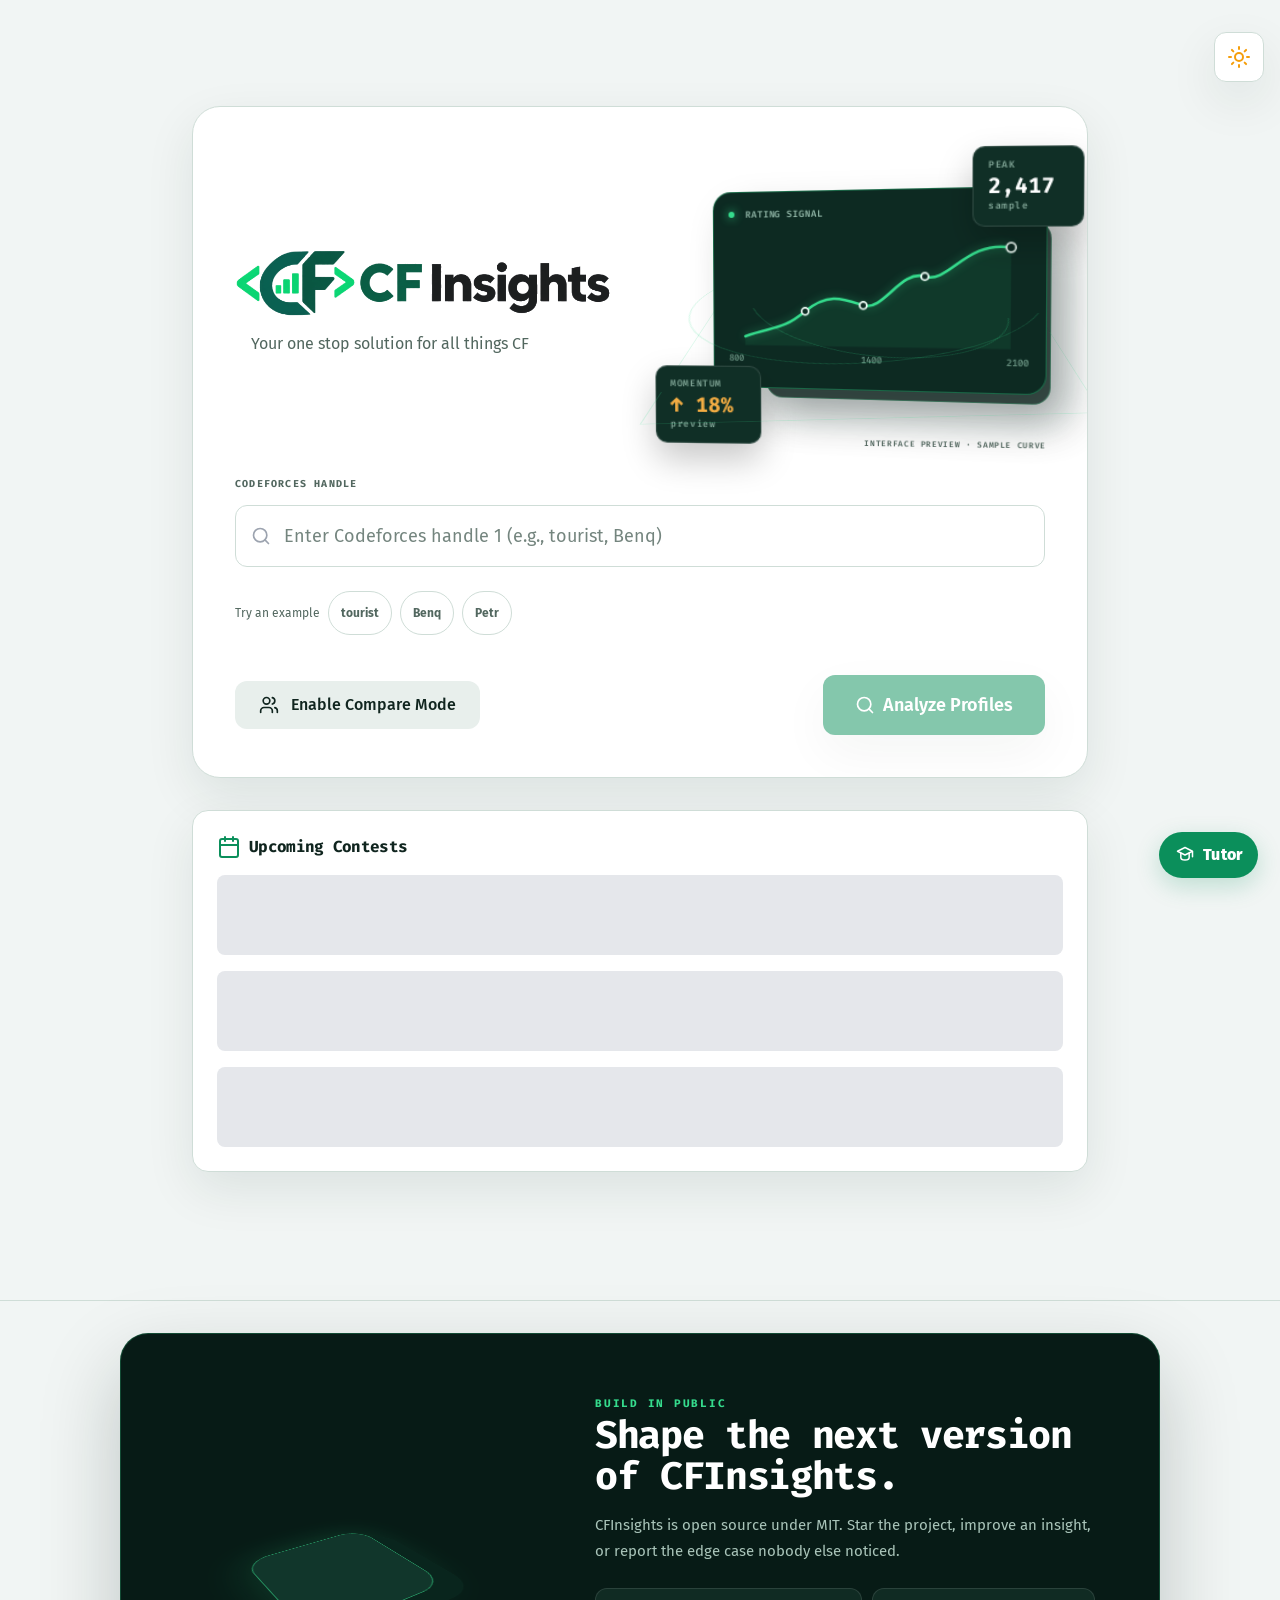
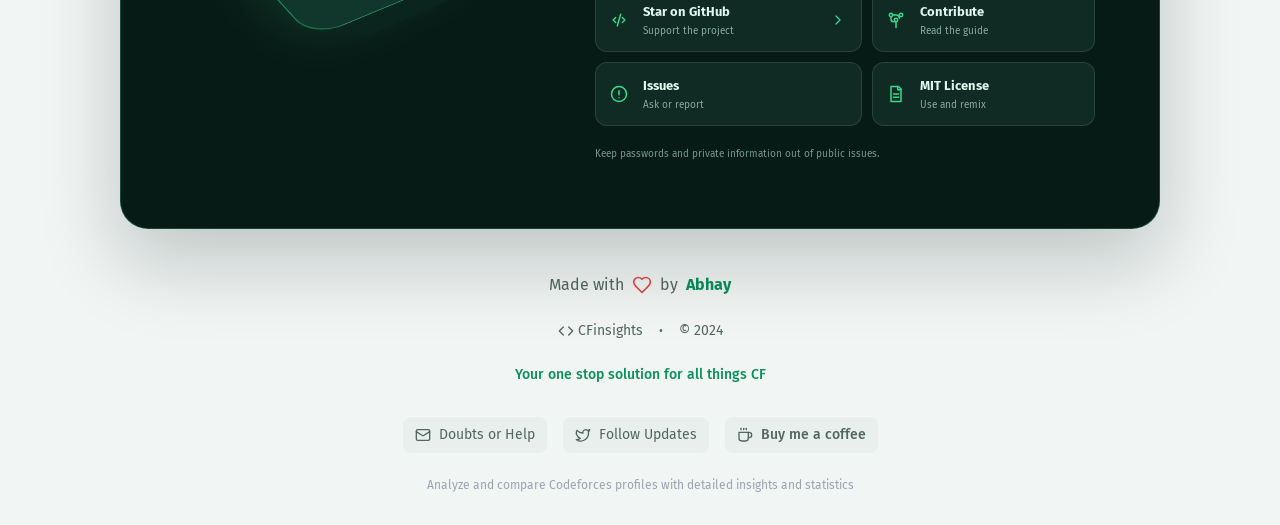
<file: index.html>
<!doctype html>
<html lang="en">
  <head>
    <meta charset="UTF-8" />
    <link rel="icon" type="image/png" href="./assets/cfinsights-logo.png" />
    <meta name="viewport" content="width=device-width, initial-scale=1.0" />
    <title>CFinsights - Your one stop solution for all things CF</title>
    <meta name="description" content="Your one stop solution for all things CF. Analyze and compare Codeforces profiles with detailed statistics, rating history, and submission analytics." />
    <script async src="https://www.googletagmanager.com/gtag/js?id=G-3RY0H6WN3E"></script>
    <script>
      window.dataLayer = window.dataLayer || [];
      function gtag(){dataLayer.push(arguments);}
      gtag('js', new Date());
      gtag('config', 'G-3RY0H6WN3E', { anonymize_ip: true });
    </script>
    <script type="module" crossorigin src="./assets/app.js"></script>
    <link rel="stylesheet" crossorigin href="./assets/app.css" />
    <link rel="stylesheet" href="./assets/theme.css" />
    <script type="module" src="./assets/enhancements.js"></script>
  </head>
  <body>
    <div id="root"></div>
  </body>
</html>
</file>
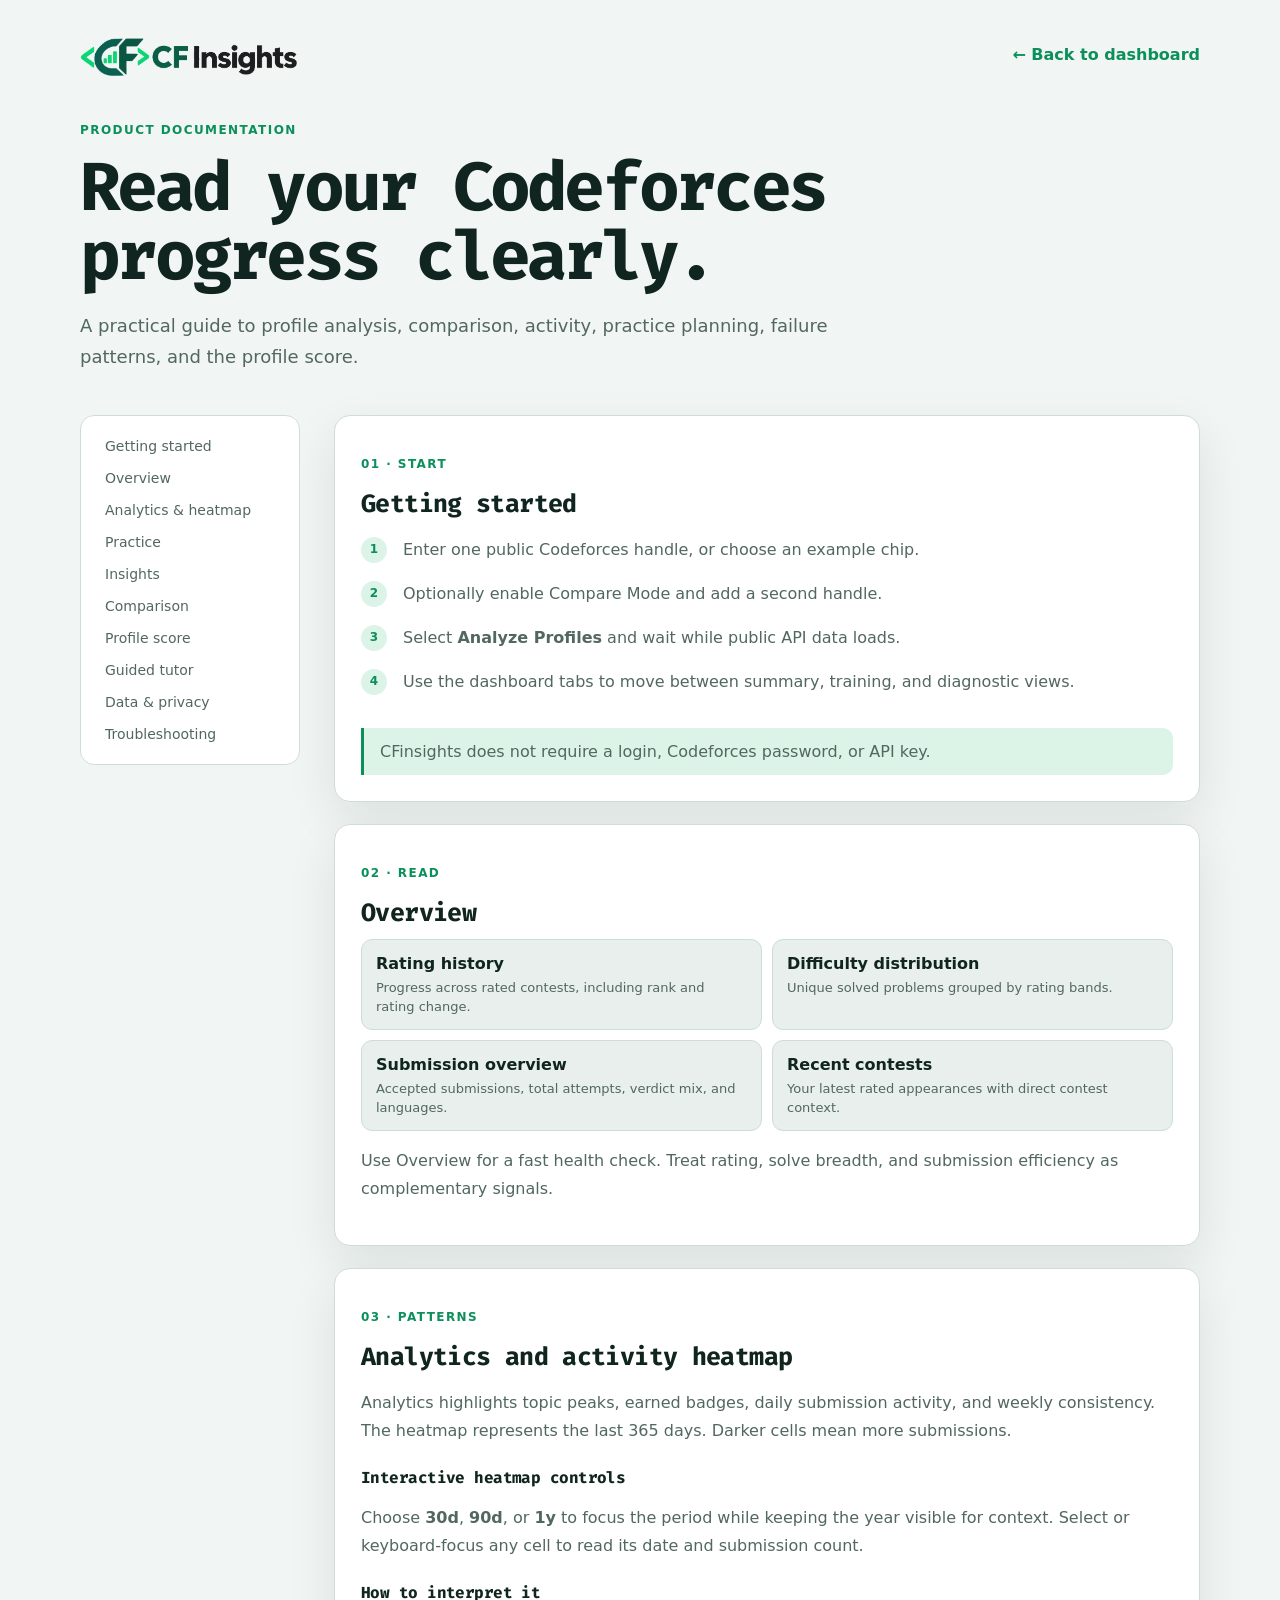
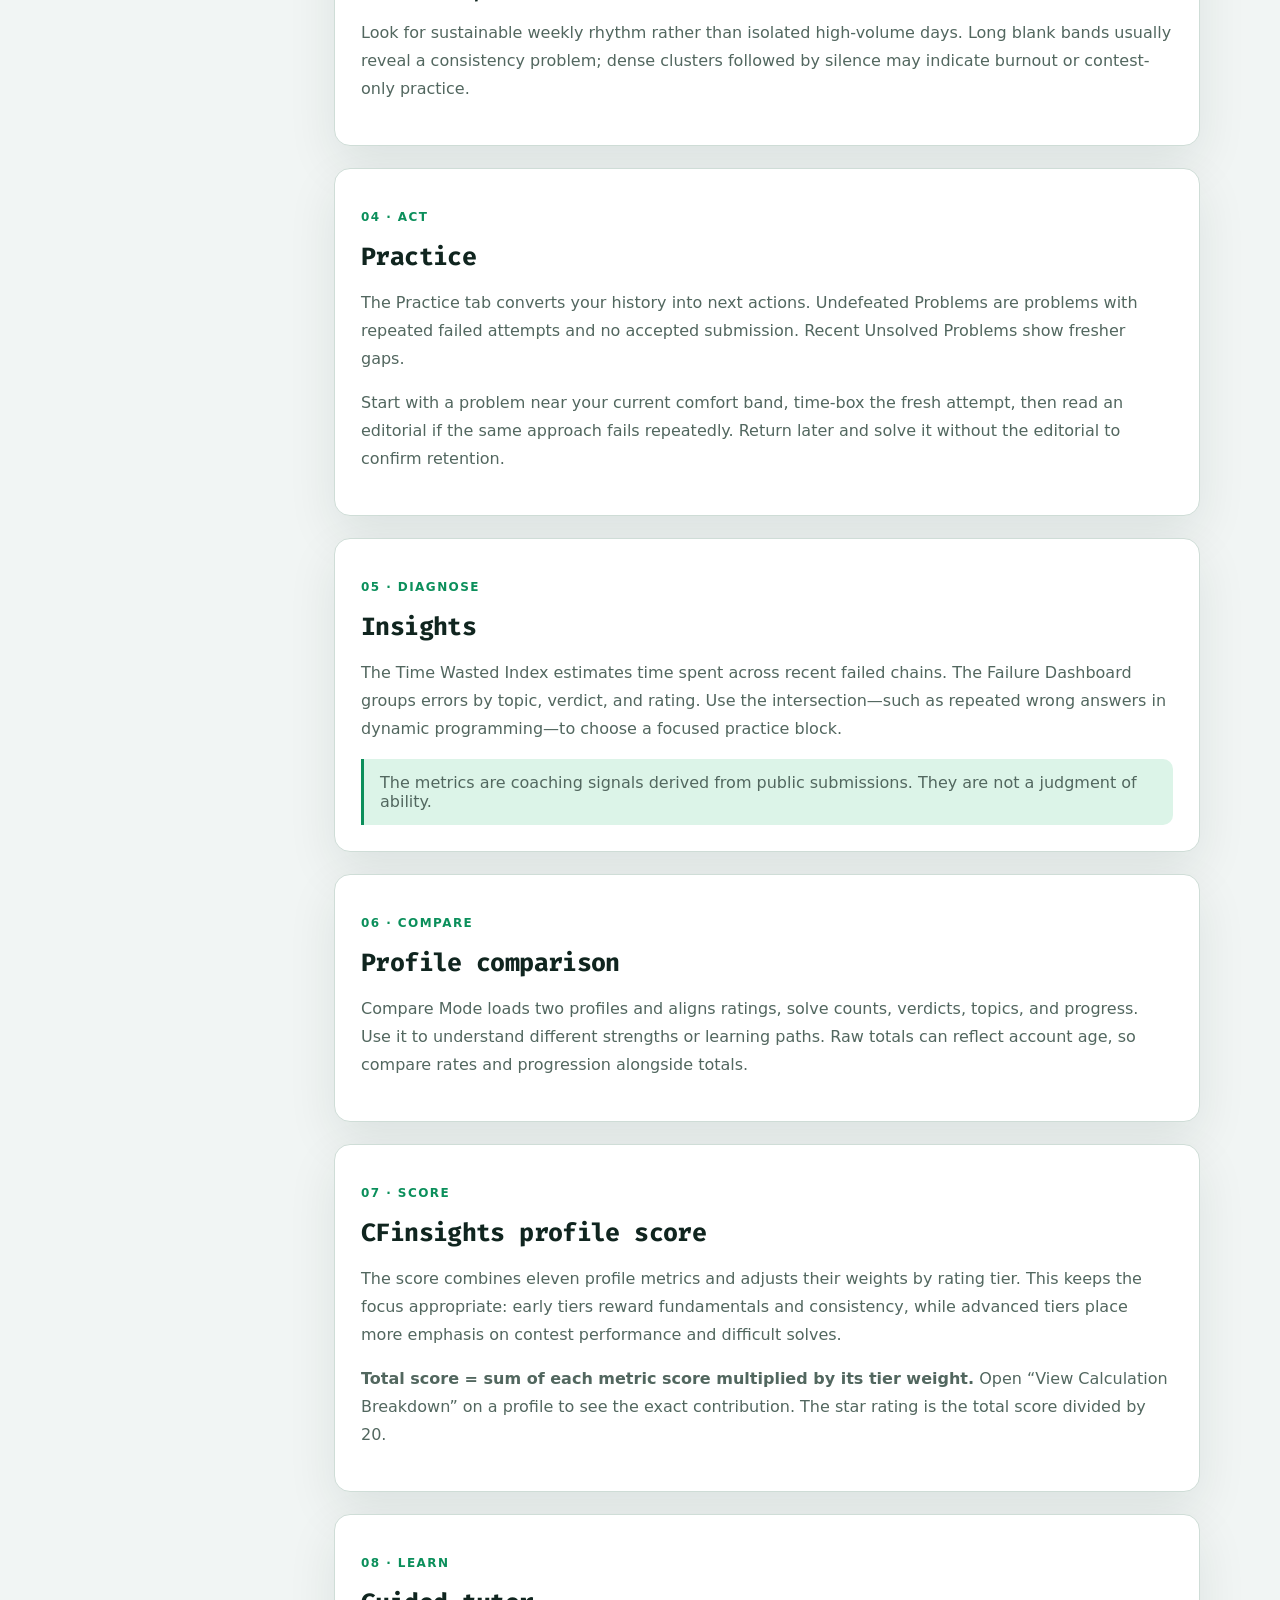
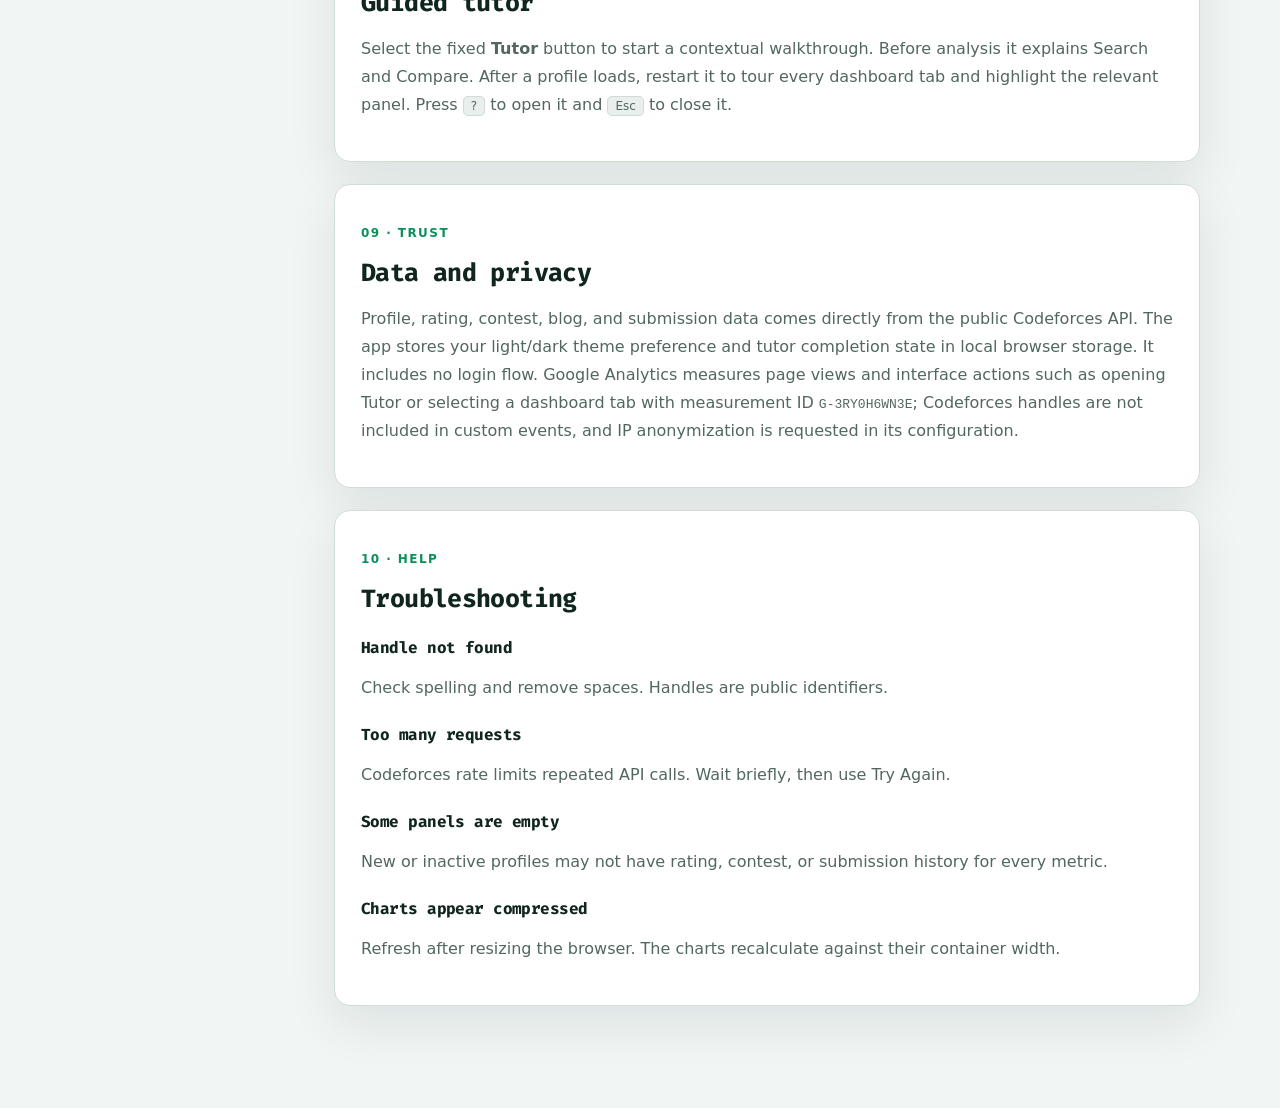
<file: documentation.html>
<!doctype html>
<html lang="en">
<head>
  <meta charset="UTF-8" />
  <meta name="viewport" content="width=device-width,initial-scale=1" />
  <meta name="description" content="CFinsights product guide: profiles, comparisons, analytics, practice, insights, scoring, privacy, and troubleshooting." />
  <title>CFinsights Product Guide</title>
  <script async src="https://www.googletagmanager.com/gtag/js?id=G-3RY0H6WN3E"></script>
  <script>
    window.dataLayer = window.dataLayer || [];
    function gtag(){dataLayer.push(arguments);}
    gtag('js', new Date());
    gtag('config', 'G-3RY0H6WN3E', { anonymize_ip: true });
  </script>
  <link rel="icon" type="image/png" href="./assets/cfinsights-logo.png" />
  <link rel="stylesheet" href="./assets/theme.css" />
  <style>
    body{margin:0;font-family:Inter,ui-sans-serif,system-ui,-apple-system,BlinkMacSystemFont,"Segoe UI",sans-serif;background:var(--page);color:var(--ink)}
    .docs{max-width:1120px;margin:auto;padding:32px 20px 80px}.docs-top{display:flex;justify-content:space-between;align-items:center;gap:16px;margin-bottom:42px}.brand{font-weight:900;letter-spacing:-.04em;font-size:22px}.back{color:var(--accent);font-weight:750;text-decoration:none}.hero{max-width:760px;margin-bottom:42px}.hero p,.section p,.section li{color:var(--muted);line-height:1.75}.eyebrow{color:var(--accent)!important;font-size:12px;font-weight:900;letter-spacing:.12em;text-transform:uppercase}.hero h1{font-size:clamp(36px,7vw,68px);line-height:1.02;margin:12px 0 18px;letter-spacing:-.055em}.lead{font-size:18px}.layout{display:grid;grid-template-columns:220px 1fr;gap:34px}.toc{position:sticky;top:24px;align-self:start;border:1px solid var(--line);border-radius:14px;padding:14px;background:var(--surface)}.toc a{display:block;padding:8px 10px;border-radius:8px;color:var(--muted);text-decoration:none;font-size:14px}.toc a:hover{color:var(--accent);background:var(--accent-soft)}.section{scroll-margin-top:24px;margin-bottom:22px;padding:26px;border:1px solid var(--line);border-radius:16px;background:var(--surface);box-shadow:var(--elevation)}.section h2{margin:0 0 10px;font-size:25px;letter-spacing:-.025em}.section h3{margin:22px 0 6px;font-size:16px}.steps{counter-reset:item;padding:0;list-style:none}.steps li{position:relative;padding:0 0 16px 42px}.steps li:before{counter-increment:item;content:counter(item);position:absolute;left:0;top:1px;width:26px;height:26px;display:grid;place-items:center;border-radius:50%;background:var(--accent-soft);color:var(--accent);font-size:12px;font-weight:900}.callout{padding:14px 16px;border-left:3px solid var(--accent);border-radius:0 10px 10px 0;background:var(--accent-soft);color:var(--muted)}kbd{padding:2px 7px;border:1px solid var(--line);border-radius:5px;background:var(--muted-surface);font:inherit;font-size:12px}.feature-grid{display:grid;grid-template-columns:repeat(2,minmax(0,1fr));gap:10px}.feature-grid div{padding:14px;border:1px solid var(--line);border-radius:11px;background:var(--muted-surface)}.feature-grid strong{display:block;margin-bottom:4px}.feature-grid span{font-size:13px;color:var(--muted)}@media(max-width:760px){.layout{grid-template-columns:1fr}.toc{position:static}.feature-grid{grid-template-columns:1fr}.docs{padding-top:20px}.section{padding:20px}}
  </style>
</head>
<body>
  <main class="docs">
    <header class="docs-top"><img id="docs-logo" src="./assets/cfinsights-logo.png" alt="CFInsights" style="width:220px;max-width:55%;height:auto"><a class="back" href="./">← Back to dashboard</a></header>
    <section class="hero"><p class="eyebrow">Product documentation</p><h1>Read your Codeforces progress clearly.</h1><p class="lead">A practical guide to profile analysis, comparison, activity, practice planning, failure patterns, and the profile score.</p></section>
    <div class="layout">
      <nav class="toc" aria-label="Guide sections"><a href="#start">Getting started</a><a href="#overview">Overview</a><a href="#analytics">Analytics &amp; heatmap</a><a href="#practice">Practice</a><a href="#insights">Insights</a><a href="#compare">Comparison</a><a href="#score">Profile score</a><a href="#tutor">Guided tutor</a><a href="#privacy">Data &amp; privacy</a><a href="#troubleshooting">Troubleshooting</a></nav>
      <article>
        <section class="section" id="start"><p class="eyebrow">01 · Start</p><h2>Getting started</h2><ol class="steps"><li>Enter one public Codeforces handle, or choose an example chip.</li><li>Optionally enable Compare Mode and add a second handle.</li><li>Select <strong>Analyze Profiles</strong> and wait while public API data loads.</li><li>Use the dashboard tabs to move between summary, training, and diagnostic views.</li></ol><div class="callout">CFinsights does not require a login, Codeforces password, or API key.</div></section>
        <section class="section" id="overview"><p class="eyebrow">02 · Read</p><h2>Overview</h2><div class="feature-grid"><div><strong>Rating history</strong><span>Progress across rated contests, including rank and rating change.</span></div><div><strong>Difficulty distribution</strong><span>Unique solved problems grouped by rating bands.</span></div><div><strong>Submission overview</strong><span>Accepted submissions, total attempts, verdict mix, and languages.</span></div><div><strong>Recent contests</strong><span>Your latest rated appearances with direct contest context.</span></div></div><p>Use Overview for a fast health check. Treat rating, solve breadth, and submission efficiency as complementary signals.</p></section>
        <section class="section" id="analytics"><p class="eyebrow">03 · Patterns</p><h2>Analytics and activity heatmap</h2><p>Analytics highlights topic peaks, earned badges, daily submission activity, and weekly consistency. The heatmap represents the last 365 days. Darker cells mean more submissions.</p><h3>Interactive heatmap controls</h3><p>Choose <strong>30d</strong>, <strong>90d</strong>, or <strong>1y</strong> to focus the period while keeping the year visible for context. Select or keyboard-focus any cell to read its date and submission count.</p><h3>How to interpret it</h3><p>Look for sustainable weekly rhythm rather than isolated high-volume days. Long blank bands usually reveal a consistency problem; dense clusters followed by silence may indicate burnout or contest-only practice.</p></section>
        <section class="section" id="practice"><p class="eyebrow">04 · Act</p><h2>Practice</h2><p>The Practice tab converts your history into next actions. Undefeated Problems are problems with repeated failed attempts and no accepted submission. Recent Unsolved Problems show fresher gaps.</p><p>Start with a problem near your current comfort band, time-box the fresh attempt, then read an editorial if the same approach fails repeatedly. Return later and solve it without the editorial to confirm retention.</p></section>
        <section class="section" id="insights"><p class="eyebrow">05 · Diagnose</p><h2>Insights</h2><p>The Time Wasted Index estimates time spent across recent failed chains. The Failure Dashboard groups errors by topic, verdict, and rating. Use the intersection—such as repeated wrong answers in dynamic programming—to choose a focused practice block.</p><div class="callout">The metrics are coaching signals derived from public submissions. They are not a judgment of ability.</div></section>
        <section class="section" id="compare"><p class="eyebrow">06 · Compare</p><h2>Profile comparison</h2><p>Compare Mode loads two profiles and aligns ratings, solve counts, verdicts, topics, and progress. Use it to understand different strengths or learning paths. Raw totals can reflect account age, so compare rates and progression alongside totals.</p></section>
        <section class="section" id="score"><p class="eyebrow">07 · Score</p><h2>CFinsights profile score</h2><p>The score combines eleven profile metrics and adjusts their weights by rating tier. This keeps the focus appropriate: early tiers reward fundamentals and consistency, while advanced tiers place more emphasis on contest performance and difficult solves.</p><p><strong>Total score = sum of each metric score multiplied by its tier weight.</strong> Open “View Calculation Breakdown” on a profile to see the exact contribution. The star rating is the total score divided by 20.</p></section>
        <section class="section" id="tutor"><p class="eyebrow">08 · Learn</p><h2>Guided tutor</h2><p>Select the fixed <strong>Tutor</strong> button to start a contextual walkthrough. Before analysis it explains Search and Compare. After a profile loads, restart it to tour every dashboard tab and highlight the relevant panel. Press <kbd>?</kbd> to open it and <kbd>Esc</kbd> to close it.</p></section>
        <section class="section" id="privacy"><p class="eyebrow">09 · Trust</p><h2>Data and privacy</h2><p>Profile, rating, contest, blog, and submission data comes directly from the public Codeforces API. The app stores your light/dark theme preference and tutor completion state in local browser storage. It includes no login flow. Google Analytics measures page views and interface actions such as opening Tutor or selecting a dashboard tab with measurement ID <code>G-3RY0H6WN3E</code>; Codeforces handles are not included in custom events, and IP anonymization is requested in its configuration.</p></section>
        <section class="section" id="troubleshooting"><p class="eyebrow">10 · Help</p><h2>Troubleshooting</h2><h3>Handle not found</h3><p>Check spelling and remove spaces. Handles are public identifiers.</p><h3>Too many requests</h3><p>Codeforces rate limits repeated API calls. Wait briefly, then use Try Again.</p><h3>Some panels are empty</h3><p>New or inactive profiles may not have rating, contest, or submission history for every metric.</p><h3>Charts appear compressed</h3><p>Refresh after resizing the browser. The charts recalculate against their container width.</p></section>
      </article>
    </div>
  </main>
  <script type="module">import { cleanLogoBackground } from './assets/logo.js'; cleanLogoBackground(document.querySelector('#docs-logo'));</script>
</body>
</html>
</file>
<file: assets/app.css>
*,:before,:after{--tw-border-spacing-x: 0;--tw-border-spacing-y: 0;--tw-translate-x: 0;--tw-translate-y: 0;--tw-rotate: 0;--tw-skew-x: 0;--tw-skew-y: 0;--tw-scale-x: 1;--tw-scale-y: 1;--tw-pan-x: ;--tw-pan-y: ;--tw-pinch-zoom: ;--tw-scroll-snap-strictness: proximity;--tw-gradient-from-position: ;--tw-gradient-via-position: ;--tw-gradient-to-position: ;--tw-ordinal: ;--tw-slashed-zero: ;--tw-numeric-figure: ;--tw-numeric-spacing: ;--tw-numeric-fraction: ;--tw-ring-inset: ;--tw-ring-offset-width: 0px;--tw-ring-offset-color: #fff;--tw-ring-color: rgb(59 130 246 / .5);--tw-ring-offset-shadow: 0 0 #0000;--tw-ring-shadow: 0 0 #0000;--tw-shadow: 0 0 #0000;--tw-shadow-colored: 0 0 #0000;--tw-blur: ;--tw-brightness: ;--tw-contrast: ;--tw-grayscale: ;--tw-hue-rotate: ;--tw-invert: ;--tw-saturate: ;--tw-sepia: ;--tw-drop-shadow: ;--tw-backdrop-blur: ;--tw-backdrop-brightness: ;--tw-backdrop-contrast: ;--tw-backdrop-grayscale: ;--tw-backdrop-hue-rotate: ;--tw-backdrop-invert: ;--tw-backdrop-opacity: ;--tw-backdrop-saturate: ;--tw-backdrop-sepia: ;--tw-contain-size: ;--tw-contain-layout: ;--tw-contain-paint: ;--tw-contain-style: }::backdrop{--tw-border-spacing-x: 0;--tw-border-spacing-y: 0;--tw-translate-x: 0;--tw-translate-y: 0;--tw-rotate: 0;--tw-skew-x: 0;--tw-skew-y: 0;--tw-scale-x: 1;--tw-scale-y: 1;--tw-pan-x: ;--tw-pan-y: ;--tw-pinch-zoom: ;--tw-scroll-snap-strictness: proximity;--tw-gradient-from-position: ;--tw-gradient-via-position: ;--tw-gradient-to-position: ;--tw-ordinal: ;--tw-slashed-zero: ;--tw-numeric-figure: ;--tw-numeric-spacing: ;--tw-numeric-fraction: ;--tw-ring-inset: ;--tw-ring-offset-width: 0px;--tw-ring-offset-color: #fff;--tw-ring-color: rgb(59 130 246 / .5);--tw-ring-offset-shadow: 0 0 #0000;--tw-ring-shadow: 0 0 #0000;--tw-shadow: 0 0 #0000;--tw-shadow-colored: 0 0 #0000;--tw-blur: ;--tw-brightness: ;--tw-contrast: ;--tw-grayscale: ;--tw-hue-rotate: ;--tw-invert: ;--tw-saturate: ;--tw-sepia: ;--tw-drop-shadow: ;--tw-backdrop-blur: ;--tw-backdrop-brightness: ;--tw-backdrop-contrast: ;--tw-backdrop-grayscale: ;--tw-backdrop-hue-rotate: ;--tw-backdrop-invert: ;--tw-backdrop-opacity: ;--tw-backdrop-saturate: ;--tw-backdrop-sepia: ;--tw-contain-size: ;--tw-contain-layout: ;--tw-contain-paint: ;--tw-contain-style: }*,:before,:after{box-sizing:border-box;border-width:0;border-style:solid;border-color:#e5e7eb}:before,:after{--tw-content: ""}html,:host{line-height:1.5;-webkit-text-size-adjust:100%;-moz-tab-size:4;-o-tab-size:4;tab-size:4;font-family:ui-sans-serif,system-ui,sans-serif,"Apple Color Emoji","Segoe UI Emoji",Segoe UI Symbol,"Noto Color Emoji";font-feature-settings:normal;font-variation-settings:normal;-webkit-tap-highlight-color:transparent}body{margin:0;line-height:inherit}hr{height:0;color:inherit;border-top-width:1px}abbr:where([title]){-webkit-text-decoration:underline dotted;text-decoration:underline dotted}h1,h2,h3,h4,h5,h6{font-size:inherit;font-weight:inherit}a{color:inherit;text-decoration:inherit}b,strong{font-weight:bolder}code,kbd,samp,pre{font-family:ui-monospace,SFMono-Regular,Menlo,Monaco,Consolas,Liberation Mono,Courier New,monospace;font-feature-settings:normal;font-variation-settings:normal;font-size:1em}small{font-size:80%}sub,sup{font-size:75%;line-height:0;position:relative;vertical-align:baseline}sub{bottom:-.25em}sup{top:-.5em}table{text-indent:0;border-color:inherit;border-collapse:collapse}button,input,optgroup,select,textarea{font-family:inherit;font-feature-settings:inherit;font-variation-settings:inherit;font-size:100%;font-weight:inherit;line-height:inherit;letter-spacing:inherit;color:inherit;margin:0;padding:0}button,select{text-transform:none}button,input:where([type=button]),input:where([type=reset]),input:where([type=submit]){-webkit-appearance:button;background-color:transparent;background-image:none}:-moz-focusring{outline:auto}:-moz-ui-invalid{box-shadow:none}progress{vertical-align:baseline}::-webkit-inner-spin-button,::-webkit-outer-spin-button{height:auto}[type=search]{-webkit-appearance:textfield;outline-offset:-2px}::-webkit-search-decoration{-webkit-appearance:none}::-webkit-file-upload-button{-webkit-appearance:button;font:inherit}summary{display:list-item}blockquote,dl,dd,h1,h2,h3,h4,h5,h6,hr,figure,p,pre{margin:0}fieldset{margin:0;padding:0}legend{padding:0}ol,ul,menu{list-style:none;margin:0;padding:0}dialog{padding:0}textarea{resize:vertical}input::-moz-placeholder,textarea::-moz-placeholder{opacity:1;color:#9ca3af}input::placeholder,textarea::placeholder{opacity:1;color:#9ca3af}button,[role=button]{cursor:pointer}:disabled{cursor:default}img,svg,video,canvas,audio,iframe,embed,object{display:block;vertical-align:middle}img,video{max-width:100%;height:auto}[hidden]:where(:not([hidden=until-found])){display:none}.container{width:100%}@media (min-width: 640px){.container{max-width:640px}}@media (min-width: 768px){.container{max-width:768px}}@media (min-width: 1024px){.container{max-width:1024px}}@media (min-width: 1280px){.container{max-width:1280px}}@media (min-width: 1536px){.container{max-width:1536px}}.pointer-events-none{pointer-events:none}.visible{visibility:visible}.collapse{visibility:collapse}.fixed{position:fixed}.absolute{position:absolute}.relative{position:relative}.inset-0{top:0;right:0;bottom:0;left:0}.-bottom-1{bottom:-.25rem}.-right-1{right:-.25rem}.bottom-full{bottom:100%}.left-1\/2{left:50%}.left-3{left:.75rem}.right-3{right:.75rem}.top-1\/2{top:50%}.top-full{top:100%}.z-10{z-index:10}.z-20{z-index:20}.z-50{z-index:50}.col-span-2{grid-column:span 2 / span 2}.mx-auto{margin-left:auto;margin-right:auto}.mb-1{margin-bottom:.25rem}.mb-2{margin-bottom:.5rem}.mb-3{margin-bottom:.75rem}.mb-4{margin-bottom:1rem}.mb-6{margin-bottom:1.5rem}.mb-8{margin-bottom:2rem}.ml-0{margin-left:0}.ml-2{margin-left:.5rem}.ml-3{margin-left:.75rem}.ml-4{margin-left:1rem}.mr-1{margin-right:.25rem}.mr-2{margin-right:.5rem}.mt-0\.5{margin-top:.125rem}.mt-1{margin-top:.25rem}.mt-16{margin-top:4rem}.mt-2{margin-top:.5rem}.mt-3{margin-top:.75rem}.mt-4{margin-top:1rem}.mt-6{margin-top:1.5rem}.mt-8{margin-top:2rem}.line-clamp-1{overflow:hidden;display:-webkit-box;-webkit-box-orient:vertical;-webkit-line-clamp:1}.line-clamp-2{overflow:hidden;display:-webkit-box;-webkit-box-orient:vertical;-webkit-line-clamp:2}.block{display:block}.inline-block{display:inline-block}.inline{display:inline}.flex{display:flex}.inline-flex{display:inline-flex}.table{display:table}.grid{display:grid}.hidden{display:none}.h-0{height:0px}.h-10{height:2.5rem}.h-12{height:3rem}.h-16{height:4rem}.h-2{height:.5rem}.h-20{height:5rem}.h-24{height:6rem}.h-3{height:.75rem}.h-4{height:1rem}.h-48{height:12rem}.h-5{height:1.25rem}.h-6{height:1.5rem}.h-64{height:16rem}.h-8{height:2rem}.h-80{height:20rem}.max-h-\[90vh\]{max-height:90vh}.min-h-screen{min-height:100vh}.w-0{width:0px}.w-10{width:2.5rem}.w-12{width:3rem}.w-16{width:4rem}.w-2{width:.5rem}.w-20{width:5rem}.w-24{width:6rem}.w-3{width:.75rem}.w-4{width:1rem}.w-5{width:1.25rem}.w-6{width:1.5rem}.w-8{width:2rem}.w-full{width:100%}.min-w-0{min-width:0px}.min-w-max{min-width:-moz-max-content;min-width:max-content}.max-w-3xl{max-width:48rem}.max-w-4xl{max-width:56rem}.max-w-7xl{max-width:80rem}.max-w-lg{max-width:32rem}.max-w-md{max-width:28rem}.max-w-xs{max-width:20rem}.flex-1{flex:1 1 0%}.flex-shrink-0{flex-shrink:0}.border-collapse{border-collapse:collapse}.-translate-x-1\/2{--tw-translate-x: -50%;transform:translate(var(--tw-translate-x),var(--tw-translate-y)) rotate(var(--tw-rotate)) skew(var(--tw-skew-x)) skewY(var(--tw-skew-y)) scaleX(var(--tw-scale-x)) scaleY(var(--tw-scale-y))}.-translate-y-1\/2{--tw-translate-y: -50%;transform:translate(var(--tw-translate-x),var(--tw-translate-y)) rotate(var(--tw-rotate)) skew(var(--tw-skew-x)) skewY(var(--tw-skew-y)) scaleX(var(--tw-scale-x)) scaleY(var(--tw-scale-y))}.-rotate-90{--tw-rotate: -90deg;transform:translate(var(--tw-translate-x),var(--tw-translate-y)) rotate(var(--tw-rotate)) skew(var(--tw-skew-x)) skewY(var(--tw-skew-y)) scaleX(var(--tw-scale-x)) scaleY(var(--tw-scale-y))}.rotate-0{--tw-rotate: 0deg;transform:translate(var(--tw-translate-x),var(--tw-translate-y)) rotate(var(--tw-rotate)) skew(var(--tw-skew-x)) skewY(var(--tw-skew-y)) scaleX(var(--tw-scale-x)) scaleY(var(--tw-scale-y))}.rotate-90{--tw-rotate: 90deg;transform:translate(var(--tw-translate-x),var(--tw-translate-y)) rotate(var(--tw-rotate)) skew(var(--tw-skew-x)) skewY(var(--tw-skew-y)) scaleX(var(--tw-scale-x)) scaleY(var(--tw-scale-y))}.scale-0{--tw-scale-x: 0;--tw-scale-y: 0;transform:translate(var(--tw-translate-x),var(--tw-translate-y)) rotate(var(--tw-rotate)) skew(var(--tw-skew-x)) skewY(var(--tw-skew-y)) scaleX(var(--tw-scale-x)) scaleY(var(--tw-scale-y))}.scale-100{--tw-scale-x: 1;--tw-scale-y: 1;transform:translate(var(--tw-translate-x),var(--tw-translate-y)) rotate(var(--tw-rotate)) skew(var(--tw-skew-x)) skewY(var(--tw-skew-y)) scaleX(var(--tw-scale-x)) scaleY(var(--tw-scale-y))}.scale-105{--tw-scale-x: 1.05;--tw-scale-y: 1.05;transform:translate(var(--tw-translate-x),var(--tw-translate-y)) rotate(var(--tw-rotate)) skew(var(--tw-skew-x)) skewY(var(--tw-skew-y)) scaleX(var(--tw-scale-x)) scaleY(var(--tw-scale-y))}.transform{transform:translate(var(--tw-translate-x),var(--tw-translate-y)) rotate(var(--tw-rotate)) skew(var(--tw-skew-x)) skewY(var(--tw-skew-y)) scaleX(var(--tw-scale-x)) scaleY(var(--tw-scale-y))}@keyframes fadeIn{0%{opacity:0;transform:translateY(10px)}to{opacity:1;transform:translateY(0)}}.animate-fade-in{animation:fadeIn .5s ease-in-out}@keyframes glow{0%{box-shadow:0 0 20px #3b82f64d}to{box-shadow:0 0 30px #a855f766}}.animate-glow{animation:glow 2s ease-in-out infinite alternate}.animate-pulse{animation:pulse 2s cubic-bezier(.4,0,.6,1) infinite}@keyframes pulse{50%{opacity:.5}}.animate-pulse-slow{animation:pulse 3s infinite}@keyframes slideUp{0%{opacity:0;transform:translateY(20px)}to{opacity:1;transform:translateY(0)}}.animate-slide-up{animation:slideUp .3s ease-out}@keyframes spin{to{transform:rotate(360deg)}}.animate-spin{animation:spin 1s linear infinite}.cursor-default{cursor:default}.cursor-not-allowed{cursor:not-allowed}.cursor-pointer{cursor:pointer}.list-inside{list-style-position:inside}.list-disc{list-style-type:disc}.grid-cols-1{grid-template-columns:repeat(1,minmax(0,1fr))}.grid-cols-2{grid-template-columns:repeat(2,minmax(0,1fr))}.grid-cols-3{grid-template-columns:repeat(3,minmax(0,1fr))}.flex-col{flex-direction:column}.flex-wrap{flex-wrap:wrap}.items-start{align-items:flex-start}.items-center{align-items:center}.justify-center{justify-content:center}.justify-between{justify-content:space-between}.gap-1{gap:.25rem}.gap-1\.5{gap:.375rem}.gap-2{gap:.5rem}.gap-3{gap:.75rem}.gap-4{gap:1rem}.gap-6{gap:1.5rem}.space-x-1>:not([hidden])~:not([hidden]){--tw-space-x-reverse: 0;margin-right:calc(.25rem * var(--tw-space-x-reverse));margin-left:calc(.25rem * calc(1 - var(--tw-space-x-reverse)))}.space-x-2>:not([hidden])~:not([hidden]){--tw-space-x-reverse: 0;margin-right:calc(.5rem * var(--tw-space-x-reverse));margin-left:calc(.5rem * calc(1 - var(--tw-space-x-reverse)))}.space-x-3>:not([hidden])~:not([hidden]){--tw-space-x-reverse: 0;margin-right:calc(.75rem * var(--tw-space-x-reverse));margin-left:calc(.75rem * calc(1 - var(--tw-space-x-reverse)))}.space-x-4>:not([hidden])~:not([hidden]){--tw-space-x-reverse: 0;margin-right:calc(1rem * var(--tw-space-x-reverse));margin-left:calc(1rem * calc(1 - var(--tw-space-x-reverse)))}.space-y-1>:not([hidden])~:not([hidden]){--tw-space-y-reverse: 0;margin-top:calc(.25rem * calc(1 - var(--tw-space-y-reverse)));margin-bottom:calc(.25rem * var(--tw-space-y-reverse))}.space-y-2>:not([hidden])~:not([hidden]){--tw-space-y-reverse: 0;margin-top:calc(.5rem * calc(1 - var(--tw-space-y-reverse)));margin-bottom:calc(.5rem * var(--tw-space-y-reverse))}.space-y-3>:not([hidden])~:not([hidden]){--tw-space-y-reverse: 0;margin-top:calc(.75rem * calc(1 - var(--tw-space-y-reverse)));margin-bottom:calc(.75rem * var(--tw-space-y-reverse))}.space-y-4>:not([hidden])~:not([hidden]){--tw-space-y-reverse: 0;margin-top:calc(1rem * calc(1 - var(--tw-space-y-reverse)));margin-bottom:calc(1rem * var(--tw-space-y-reverse))}.space-y-6>:not([hidden])~:not([hidden]){--tw-space-y-reverse: 0;margin-top:calc(1.5rem * calc(1 - var(--tw-space-y-reverse)));margin-bottom:calc(1.5rem * var(--tw-space-y-reverse))}.space-y-8>:not([hidden])~:not([hidden]){--tw-space-y-reverse: 0;margin-top:calc(2rem * calc(1 - var(--tw-space-y-reverse)));margin-bottom:calc(2rem * var(--tw-space-y-reverse))}.overflow-x-auto{overflow-x:auto}.overflow-y-auto{overflow-y:auto}.truncate{overflow:hidden;text-overflow:ellipsis;white-space:nowrap}.whitespace-nowrap{white-space:nowrap}.rounded{border-radius:.25rem}.rounded-2xl{border-radius:1rem}.rounded-full{border-radius:9999px}.rounded-lg{border-radius:.5rem}.rounded-sm{border-radius:.125rem}.rounded-xl{border-radius:.75rem}.border{border-width:1px}.border-2{border-width:2px}.border-4{border-width:4px}.border-l-4{border-left-width:4px}.border-r-4{border-right-width:4px}.border-t{border-top-width:1px}.border-t-4{border-top-width:4px}.border-amber-200{--tw-border-opacity: 1;border-color:rgb(253 230 138 / var(--tw-border-opacity, 1))}.border-amber-200\/50{border-color:#fde68a80}.border-blue-200{--tw-border-opacity: 1;border-color:rgb(191 219 254 / var(--tw-border-opacity, 1))}.border-blue-200\/30{border-color:#bfdbfe4d}.border-blue-200\/50{border-color:#bfdbfe80}.border-dark-700\/50{border-color:#33415580}.border-error-200\/50{border-color:#fecaca80}.border-gray-200{--tw-border-opacity: 1;border-color:rgb(229 231 235 / var(--tw-border-opacity, 1))}.border-gray-200\/30{border-color:#e5e7eb4d}.border-gray-200\/50{border-color:#e5e7eb80}.border-gray-300{--tw-border-opacity: 1;border-color:rgb(209 213 219 / var(--tw-border-opacity, 1))}.border-green-200{--tw-border-opacity: 1;border-color:rgb(187 247 208 / var(--tw-border-opacity, 1))}.border-green-200\/50{border-color:#bbf7d080}.border-green-400{--tw-border-opacity: 1;border-color:rgb(74 222 128 / var(--tw-border-opacity, 1))}.border-green-600{--tw-border-opacity: 1;border-color:rgb(22 163 74 / var(--tw-border-opacity, 1))}.border-green-800{--tw-border-opacity: 1;border-color:rgb(22 101 52 / var(--tw-border-opacity, 1))}.border-indigo-200{--tw-border-opacity: 1;border-color:rgb(199 210 254 / var(--tw-border-opacity, 1))}.border-lime-200\/50{border-color:#d9f99d80}.border-orange-200{--tw-border-opacity: 1;border-color:rgb(254 215 170 / var(--tw-border-opacity, 1))}.border-orange-200\/50{border-color:#fed7aa80}.border-pink-200{--tw-border-opacity: 1;border-color:rgb(251 207 232 / var(--tw-border-opacity, 1))}.border-primary-200\/50{border-color:#bfdbfe80}.border-primary-500\/30{border-color:#3b82f64d}.border-purple-200{--tw-border-opacity: 1;border-color:rgb(233 213 255 / var(--tw-border-opacity, 1))}.border-purple-200\/50{border-color:#e9d5ff80}.border-red-200{--tw-border-opacity: 1;border-color:rgb(254 202 202 / var(--tw-border-opacity, 1))}.border-red-200\/50{border-color:#fecaca80}.border-sky-200{--tw-border-opacity: 1;border-color:rgb(186 230 253 / var(--tw-border-opacity, 1))}.border-transparent{border-color:transparent}.border-warning-200\/50{border-color:#fde68a80}.border-white{--tw-border-opacity: 1;border-color:rgb(255 255 255 / var(--tw-border-opacity, 1))}.border-white\/30{border-color:#ffffff4d}.border-yellow-200{--tw-border-opacity: 1;border-color:rgb(254 240 138 / var(--tw-border-opacity, 1))}.border-yellow-200\/50{border-color:#fef08a80}.border-yellow-400{--tw-border-opacity: 1;border-color:rgb(250 204 21 / var(--tw-border-opacity, 1))}.border-t-gray-900{--tw-border-opacity: 1;border-top-color:rgb(17 24 39 / var(--tw-border-opacity, 1))}.border-t-primary-500{--tw-border-opacity: 1;border-top-color:rgb(59 130 246 / var(--tw-border-opacity, 1))}.border-t-white{--tw-border-opacity: 1;border-top-color:rgb(255 255 255 / var(--tw-border-opacity, 1))}.bg-amber-50{--tw-bg-opacity: 1;background-color:rgb(255 251 235 / var(--tw-bg-opacity, 1))}.bg-amber-500{--tw-bg-opacity: 1;background-color:rgb(245 158 11 / var(--tw-bg-opacity, 1))}.bg-black\/50{background-color:#00000080}.bg-blue-100{--tw-bg-opacity: 1;background-color:rgb(219 234 254 / var(--tw-bg-opacity, 1))}.bg-blue-50{--tw-bg-opacity: 1;background-color:rgb(239 246 255 / var(--tw-bg-opacity, 1))}.bg-blue-500{--tw-bg-opacity: 1;background-color:rgb(59 130 246 / var(--tw-bg-opacity, 1))}.bg-dark-800\/80{background-color:#1e293bcc}.bg-error-50{--tw-bg-opacity: 1;background-color:rgb(254 242 242 / var(--tw-bg-opacity, 1))}.bg-gray-100{--tw-bg-opacity: 1;background-color:rgb(243 244 246 / var(--tw-bg-opacity, 1))}.bg-gray-200{--tw-bg-opacity: 1;background-color:rgb(229 231 235 / var(--tw-bg-opacity, 1))}.bg-gray-400{--tw-bg-opacity: 1;background-color:rgb(156 163 175 / var(--tw-bg-opacity, 1))}.bg-gray-50{--tw-bg-opacity: 1;background-color:rgb(249 250 251 / var(--tw-bg-opacity, 1))}.bg-gray-900{--tw-bg-opacity: 1;background-color:rgb(17 24 39 / var(--tw-bg-opacity, 1))}.bg-green-100{--tw-bg-opacity: 1;background-color:rgb(220 252 231 / var(--tw-bg-opacity, 1))}.bg-green-300{--tw-bg-opacity: 1;background-color:rgb(134 239 172 / var(--tw-bg-opacity, 1))}.bg-green-50{--tw-bg-opacity: 1;background-color:rgb(240 253 244 / var(--tw-bg-opacity, 1))}.bg-green-500{--tw-bg-opacity: 1;background-color:rgb(34 197 94 / var(--tw-bg-opacity, 1))}.bg-green-700{--tw-bg-opacity: 1;background-color:rgb(21 128 61 / var(--tw-bg-opacity, 1))}.bg-indigo-50{--tw-bg-opacity: 1;background-color:rgb(238 242 255 / var(--tw-bg-opacity, 1))}.bg-orange-100{--tw-bg-opacity: 1;background-color:rgb(255 237 213 / var(--tw-bg-opacity, 1))}.bg-orange-50{--tw-bg-opacity: 1;background-color:rgb(255 247 237 / var(--tw-bg-opacity, 1))}.bg-pink-100{--tw-bg-opacity: 1;background-color:rgb(252 231 243 / var(--tw-bg-opacity, 1))}.bg-pink-50{--tw-bg-opacity: 1;background-color:rgb(253 242 248 / var(--tw-bg-opacity, 1))}.bg-primary-100{--tw-bg-opacity: 1;background-color:rgb(219 234 254 / var(--tw-bg-opacity, 1))}.bg-primary-50{--tw-bg-opacity: 1;background-color:rgb(239 246 255 / var(--tw-bg-opacity, 1))}.bg-primary-500{--tw-bg-opacity: 1;background-color:rgb(59 130 246 / var(--tw-bg-opacity, 1))}.bg-purple-100{--tw-bg-opacity: 1;background-color:rgb(243 232 255 / var(--tw-bg-opacity, 1))}.bg-purple-50{--tw-bg-opacity: 1;background-color:rgb(250 245 255 / var(--tw-bg-opacity, 1))}.bg-purple-500{--tw-bg-opacity: 1;background-color:rgb(168 85 247 / var(--tw-bg-opacity, 1))}.bg-red-100{--tw-bg-opacity: 1;background-color:rgb(254 226 226 / var(--tw-bg-opacity, 1))}.bg-red-50{--tw-bg-opacity: 1;background-color:rgb(254 242 242 / var(--tw-bg-opacity, 1))}.bg-red-500{--tw-bg-opacity: 1;background-color:rgb(239 68 68 / var(--tw-bg-opacity, 1))}.bg-secondary-100{--tw-bg-opacity: 1;background-color:rgb(243 232 255 / var(--tw-bg-opacity, 1))}.bg-secondary-50{--tw-bg-opacity: 1;background-color:rgb(250 245 255 / var(--tw-bg-opacity, 1))}.bg-sky-50{--tw-bg-opacity: 1;background-color:rgb(240 249 255 / var(--tw-bg-opacity, 1))}.bg-sky-500{--tw-bg-opacity: 1;background-color:rgb(14 165 233 / var(--tw-bg-opacity, 1))}.bg-success-100{--tw-bg-opacity: 1;background-color:rgb(209 250 229 / var(--tw-bg-opacity, 1))}.bg-success-200{--tw-bg-opacity: 1;background-color:rgb(167 243 208 / var(--tw-bg-opacity, 1))}.bg-success-300{--tw-bg-opacity: 1;background-color:rgb(110 231 183 / var(--tw-bg-opacity, 1))}.bg-success-400{--tw-bg-opacity: 1;background-color:rgb(52 211 153 / var(--tw-bg-opacity, 1))}.bg-success-50{--tw-bg-opacity: 1;background-color:rgb(236 253 245 / var(--tw-bg-opacity, 1))}.bg-success-500{--tw-bg-opacity: 1;background-color:rgb(16 185 129 / var(--tw-bg-opacity, 1))}.bg-transparent{background-color:transparent}.bg-warning-100{--tw-bg-opacity: 1;background-color:rgb(254 243 199 / var(--tw-bg-opacity, 1))}.bg-warning-50{--tw-bg-opacity: 1;background-color:rgb(255 251 235 / var(--tw-bg-opacity, 1))}.bg-warning-500{--tw-bg-opacity: 1;background-color:rgb(245 158 11 / var(--tw-bg-opacity, 1))}.bg-white{--tw-bg-opacity: 1;background-color:rgb(255 255 255 / var(--tw-bg-opacity, 1))}.bg-white\/50{background-color:#ffffff80}.bg-white\/70{background-color:#ffffffb3}.bg-white\/80{background-color:#fffc}.bg-white\/90{background-color:#ffffffe6}.bg-yellow-100{--tw-bg-opacity: 1;background-color:rgb(254 249 195 / var(--tw-bg-opacity, 1))}.bg-yellow-50{--tw-bg-opacity: 1;background-color:rgb(254 252 232 / var(--tw-bg-opacity, 1))}.bg-gradient-to-br{background-image:linear-gradient(to bottom right,var(--tw-gradient-stops))}.bg-gradient-to-r{background-image:linear-gradient(to right,var(--tw-gradient-stops))}.from-amber-50{--tw-gradient-from: #fffbeb var(--tw-gradient-from-position);--tw-gradient-to: rgb(255 251 235 / 0) var(--tw-gradient-to-position);--tw-gradient-stops: var(--tw-gradient-from), var(--tw-gradient-to)}.from-blue-50{--tw-gradient-from: #eff6ff var(--tw-gradient-from-position);--tw-gradient-to: rgb(239 246 255 / 0) var(--tw-gradient-to-position);--tw-gradient-stops: var(--tw-gradient-from), var(--tw-gradient-to)}.from-blue-500{--tw-gradient-from: #3b82f6 var(--tw-gradient-from-position);--tw-gradient-to: rgb(59 130 246 / 0) var(--tw-gradient-to-position);--tw-gradient-stops: var(--tw-gradient-from), var(--tw-gradient-to)}.from-dark-950{--tw-gradient-from: #020617 var(--tw-gradient-from-position);--tw-gradient-to: rgb(2 6 23 / 0) var(--tw-gradient-to-position);--tw-gradient-stops: var(--tw-gradient-from), var(--tw-gradient-to)}.from-error-50{--tw-gradient-from: #fef2f2 var(--tw-gradient-from-position);--tw-gradient-to: rgb(254 242 242 / 0) var(--tw-gradient-to-position);--tw-gradient-stops: var(--tw-gradient-from), var(--tw-gradient-to)}.from-error-500{--tw-gradient-from: #ef4444 var(--tw-gradient-from-position);--tw-gradient-to: rgb(239 68 68 / 0) var(--tw-gradient-to-position);--tw-gradient-stops: var(--tw-gradient-from), var(--tw-gradient-to)}.from-gray-50{--tw-gradient-from: #f9fafb var(--tw-gradient-from-position);--tw-gradient-to: rgb(249 250 251 / 0) var(--tw-gradient-to-position);--tw-gradient-stops: var(--tw-gradient-from), var(--tw-gradient-to)}.from-gray-500{--tw-gradient-from: #6b7280 var(--tw-gradient-from-position);--tw-gradient-to: rgb(107 114 128 / 0) var(--tw-gradient-to-position);--tw-gradient-stops: var(--tw-gradient-from), var(--tw-gradient-to)}.from-green-50{--tw-gradient-from: #f0fdf4 var(--tw-gradient-from-position);--tw-gradient-to: rgb(240 253 244 / 0) var(--tw-gradient-to-position);--tw-gradient-stops: var(--tw-gradient-from), var(--tw-gradient-to)}.from-green-500{--tw-gradient-from: #22c55e var(--tw-gradient-from-position);--tw-gradient-to: rgb(34 197 94 / 0) var(--tw-gradient-to-position);--tw-gradient-stops: var(--tw-gradient-from), var(--tw-gradient-to)}.from-lime-50{--tw-gradient-from: #f7fee7 var(--tw-gradient-from-position);--tw-gradient-to: rgb(247 254 231 / 0) var(--tw-gradient-to-position);--tw-gradient-stops: var(--tw-gradient-from), var(--tw-gradient-to)}.from-orange-50{--tw-gradient-from: #fff7ed var(--tw-gradient-from-position);--tw-gradient-to: rgb(255 247 237 / 0) var(--tw-gradient-to-position);--tw-gradient-stops: var(--tw-gradient-from), var(--tw-gradient-to)}.from-primary-50{--tw-gradient-from: #eff6ff var(--tw-gradient-from-position);--tw-gradient-to: rgb(239 246 255 / 0) var(--tw-gradient-to-position);--tw-gradient-stops: var(--tw-gradient-from), var(--tw-gradient-to)}.from-primary-500{--tw-gradient-from: #3b82f6 var(--tw-gradient-from-position);--tw-gradient-to: rgb(59 130 246 / 0) var(--tw-gradient-to-position);--tw-gradient-stops: var(--tw-gradient-from), var(--tw-gradient-to)}.from-primary-500\/10{--tw-gradient-from: rgb(59 130 246 / .1) var(--tw-gradient-from-position);--tw-gradient-to: rgb(59 130 246 / 0) var(--tw-gradient-to-position);--tw-gradient-stops: var(--tw-gradient-from), var(--tw-gradient-to)}.from-primary-600{--tw-gradient-from: #2563eb var(--tw-gradient-from-position);--tw-gradient-to: rgb(37 99 235 / 0) var(--tw-gradient-to-position);--tw-gradient-stops: var(--tw-gradient-from), var(--tw-gradient-to)}.from-purple-50{--tw-gradient-from: #faf5ff var(--tw-gradient-from-position);--tw-gradient-to: rgb(250 245 255 / 0) var(--tw-gradient-to-position);--tw-gradient-stops: var(--tw-gradient-from), var(--tw-gradient-to)}.from-purple-500{--tw-gradient-from: #a855f7 var(--tw-gradient-from-position);--tw-gradient-to: rgb(168 85 247 / 0) var(--tw-gradient-to-position);--tw-gradient-stops: var(--tw-gradient-from), var(--tw-gradient-to)}.from-red-50{--tw-gradient-from: #fef2f2 var(--tw-gradient-from-position);--tw-gradient-to: rgb(254 242 242 / 0) var(--tw-gradient-to-position);--tw-gradient-stops: var(--tw-gradient-from), var(--tw-gradient-to)}.from-red-500{--tw-gradient-from: #ef4444 var(--tw-gradient-from-position);--tw-gradient-to: rgb(239 68 68 / 0) var(--tw-gradient-to-position);--tw-gradient-stops: var(--tw-gradient-from), var(--tw-gradient-to)}.from-secondary-500{--tw-gradient-from: #a855f7 var(--tw-gradient-from-position);--tw-gradient-to: rgb(168 85 247 / 0) var(--tw-gradient-to-position);--tw-gradient-stops: var(--tw-gradient-from), var(--tw-gradient-to)}.from-success-500{--tw-gradient-from: #10b981 var(--tw-gradient-from-position);--tw-gradient-to: rgb(16 185 129 / 0) var(--tw-gradient-to-position);--tw-gradient-stops: var(--tw-gradient-from), var(--tw-gradient-to)}.from-warning-50{--tw-gradient-from: #fffbeb var(--tw-gradient-from-position);--tw-gradient-to: rgb(255 251 235 / 0) var(--tw-gradient-to-position);--tw-gradient-stops: var(--tw-gradient-from), var(--tw-gradient-to)}.from-warning-50\/80{--tw-gradient-from: rgb(255 251 235 / .8) var(--tw-gradient-from-position);--tw-gradient-to: rgb(255 251 235 / 0) var(--tw-gradient-to-position);--tw-gradient-stops: var(--tw-gradient-from), var(--tw-gradient-to)}.from-white\/20{--tw-gradient-from: rgb(255 255 255 / .2) var(--tw-gradient-from-position);--tw-gradient-to: rgb(255 255 255 / 0) var(--tw-gradient-to-position);--tw-gradient-stops: var(--tw-gradient-from), var(--tw-gradient-to)}.from-yellow-50{--tw-gradient-from: #fefce8 var(--tw-gradient-from-position);--tw-gradient-to: rgb(254 252 232 / 0) var(--tw-gradient-to-position);--tw-gradient-stops: var(--tw-gradient-from), var(--tw-gradient-to)}.via-dark-900{--tw-gradient-to: rgb(15 23 42 / 0) var(--tw-gradient-to-position);--tw-gradient-stops: var(--tw-gradient-from), #0f172a var(--tw-gradient-via-position), var(--tw-gradient-to)}.via-indigo-50{--tw-gradient-to: rgb(238 242 255 / 0) var(--tw-gradient-to-position);--tw-gradient-stops: var(--tw-gradient-from), #eef2ff var(--tw-gradient-via-position), var(--tw-gradient-to)}.via-secondary-500{--tw-gradient-to: rgb(168 85 247 / 0) var(--tw-gradient-to-position);--tw-gradient-stops: var(--tw-gradient-from), #a855f7 var(--tw-gradient-via-position), var(--tw-gradient-to)}.via-secondary-600{--tw-gradient-to: rgb(147 51 234 / 0) var(--tw-gradient-to-position);--tw-gradient-stops: var(--tw-gradient-from), #9333ea var(--tw-gradient-via-position), var(--tw-gradient-to)}.to-amber-50{--tw-gradient-to: #fffbeb var(--tw-gradient-to-position)}.to-dark-800{--tw-gradient-to: #1e293b var(--tw-gradient-to-position)}.to-emerald-50{--tw-gradient-to: #ecfdf5 var(--tw-gradient-to-position)}.to-emerald-500{--tw-gradient-to: #10b981 var(--tw-gradient-to-position)}.to-error-50{--tw-gradient-to: #fef2f2 var(--tw-gradient-to-position)}.to-gray-600{--tw-gradient-to: #4b5563 var(--tw-gradient-to-position)}.to-green-50{--tw-gradient-to: #f0fdf4 var(--tw-gradient-to-position)}.to-indigo-50{--tw-gradient-to: #eef2ff var(--tw-gradient-to-position)}.to-indigo-500{--tw-gradient-to: #6366f1 var(--tw-gradient-to-position)}.to-lime-50{--tw-gradient-to: #f7fee7 var(--tw-gradient-to-position)}.to-orange-50{--tw-gradient-to: #fff7ed var(--tw-gradient-to-position)}.to-orange-50\/80{--tw-gradient-to: rgb(255 247 237 / .8) var(--tw-gradient-to-position)}.to-orange-500{--tw-gradient-to: #f97316 var(--tw-gradient-to-position)}.to-pink-50{--tw-gradient-to: #fdf2f8 var(--tw-gradient-to-position)}.to-pink-500{--tw-gradient-to: #ec4899 var(--tw-gradient-to-position)}.to-primary-500{--tw-gradient-to: #3b82f6 var(--tw-gradient-to-position)}.to-primary-600{--tw-gradient-to: #2563eb var(--tw-gradient-to-position)}.to-purple-50{--tw-gradient-to: #faf5ff var(--tw-gradient-to-position)}.to-red-50{--tw-gradient-to: #fef2f2 var(--tw-gradient-to-position)}.to-secondary-50{--tw-gradient-to: #faf5ff var(--tw-gradient-to-position)}.to-secondary-500{--tw-gradient-to: #a855f7 var(--tw-gradient-to-position)}.to-secondary-500\/10{--tw-gradient-to: rgb(168 85 247 / .1) var(--tw-gradient-to-position)}.to-secondary-600{--tw-gradient-to: #9333ea var(--tw-gradient-to-position)}.to-teal-500{--tw-gradient-to: #14b8a6 var(--tw-gradient-to-position)}.to-transparent{--tw-gradient-to: transparent var(--tw-gradient-to-position)}.to-violet-50{--tw-gradient-to: #f5f3ff var(--tw-gradient-to-position)}.to-warning-50{--tw-gradient-to: #fffbeb var(--tw-gradient-to-position)}.to-warning-500{--tw-gradient-to: #f59e0b var(--tw-gradient-to-position)}.to-yellow-50{--tw-gradient-to: #fefce8 var(--tw-gradient-to-position)}.bg-clip-text{-webkit-background-clip:text;background-clip:text}.fill-yellow-400{fill:#facc15}.p-1{padding:.25rem}.p-1\.5{padding:.375rem}.p-12{padding:3rem}.p-2{padding:.5rem}.p-3{padding:.75rem}.p-4{padding:1rem}.p-6{padding:1.5rem}.px-1\.5{padding-left:.375rem;padding-right:.375rem}.px-2{padding-left:.5rem;padding-right:.5rem}.px-2\.5{padding-left:.625rem;padding-right:.625rem}.px-3{padding-left:.75rem;padding-right:.75rem}.px-4{padding-left:1rem;padding-right:1rem}.px-6{padding-left:1.5rem;padding-right:1.5rem}.px-8{padding-left:2rem;padding-right:2rem}.py-0\.5{padding-top:.125rem;padding-bottom:.125rem}.py-1{padding-top:.25rem;padding-bottom:.25rem}.py-1\.5{padding-top:.375rem;padding-bottom:.375rem}.py-12{padding-top:3rem;padding-bottom:3rem}.py-2{padding-top:.5rem;padding-bottom:.5rem}.py-3{padding-top:.75rem;padding-bottom:.75rem}.py-4{padding-top:1rem;padding-bottom:1rem}.py-6{padding-top:1.5rem;padding-bottom:1.5rem}.py-8{padding-top:2rem;padding-bottom:2rem}.pl-10{padding-left:2.5rem}.pr-12{padding-right:3rem}.pr-3{padding-right:.75rem}.pr-4{padding-right:1rem}.pt-2{padding-top:.5rem}.text-center{text-align:center}.text-right{text-align:right}.font-mono{font-family:ui-monospace,SFMono-Regular,Menlo,Monaco,Consolas,Liberation Mono,Courier New,monospace}.text-2xl{font-size:1.5rem;line-height:2rem}.text-3xl{font-size:1.875rem;line-height:2.25rem}.text-6xl{font-size:3.75rem;line-height:1}.text-base{font-size:1rem;line-height:1.5rem}.text-lg{font-size:1.125rem;line-height:1.75rem}.text-sm{font-size:.875rem;line-height:1.25rem}.text-xl{font-size:1.25rem;line-height:1.75rem}.text-xs{font-size:.75rem;line-height:1rem}.font-bold{font-weight:700}.font-medium{font-weight:500}.font-normal{font-weight:400}.font-semibold{font-weight:600}.capitalize{text-transform:capitalize}.leading-relaxed{line-height:1.625}.text-amber-500{--tw-text-opacity: 1;color:rgb(245 158 11 / var(--tw-text-opacity, 1))}.text-amber-600{--tw-text-opacity: 1;color:rgb(217 119 6 / var(--tw-text-opacity, 1))}.text-amber-700{--tw-text-opacity: 1;color:rgb(180 83 9 / var(--tw-text-opacity, 1))}.text-amber-800{--tw-text-opacity: 1;color:rgb(146 64 14 / var(--tw-text-opacity, 1))}.text-amber-900{--tw-text-opacity: 1;color:rgb(120 53 15 / var(--tw-text-opacity, 1))}.text-blue-400{--tw-text-opacity: 1;color:rgb(96 165 250 / var(--tw-text-opacity, 1))}.text-blue-500{--tw-text-opacity: 1;color:rgb(59 130 246 / var(--tw-text-opacity, 1))}.text-blue-600{--tw-text-opacity: 1;color:rgb(37 99 235 / var(--tw-text-opacity, 1))}.text-blue-700{--tw-text-opacity: 1;color:rgb(29 78 216 / var(--tw-text-opacity, 1))}.text-blue-800{--tw-text-opacity: 1;color:rgb(30 64 175 / var(--tw-text-opacity, 1))}.text-blue-900{--tw-text-opacity: 1;color:rgb(30 58 138 / var(--tw-text-opacity, 1))}.text-dark-300{--tw-text-opacity: 1;color:rgb(203 213 225 / var(--tw-text-opacity, 1))}.text-error-500{--tw-text-opacity: 1;color:rgb(239 68 68 / var(--tw-text-opacity, 1))}.text-error-600{--tw-text-opacity: 1;color:rgb(220 38 38 / var(--tw-text-opacity, 1))}.text-error-700{--tw-text-opacity: 1;color:rgb(185 28 28 / var(--tw-text-opacity, 1))}.text-gray-300{--tw-text-opacity: 1;color:rgb(209 213 219 / var(--tw-text-opacity, 1))}.text-gray-400{--tw-text-opacity: 1;color:rgb(156 163 175 / var(--tw-text-opacity, 1))}.text-gray-500{--tw-text-opacity: 1;color:rgb(107 114 128 / var(--tw-text-opacity, 1))}.text-gray-600{--tw-text-opacity: 1;color:rgb(75 85 99 / var(--tw-text-opacity, 1))}.text-gray-700{--tw-text-opacity: 1;color:rgb(55 65 81 / var(--tw-text-opacity, 1))}.text-gray-900{--tw-text-opacity: 1;color:rgb(17 24 39 / var(--tw-text-opacity, 1))}.text-green-300{--tw-text-opacity: 1;color:rgb(134 239 172 / var(--tw-text-opacity, 1))}.text-green-500{--tw-text-opacity: 1;color:rgb(34 197 94 / var(--tw-text-opacity, 1))}.text-green-600{--tw-text-opacity: 1;color:rgb(22 163 74 / var(--tw-text-opacity, 1))}.text-green-700{--tw-text-opacity: 1;color:rgb(21 128 61 / var(--tw-text-opacity, 1))}.text-indigo-600{--tw-text-opacity: 1;color:rgb(79 70 229 / var(--tw-text-opacity, 1))}.text-lime-700{--tw-text-opacity: 1;color:rgb(77 124 15 / var(--tw-text-opacity, 1))}.text-orange-500{--tw-text-opacity: 1;color:rgb(249 115 22 / var(--tw-text-opacity, 1))}.text-orange-600{--tw-text-opacity: 1;color:rgb(234 88 12 / var(--tw-text-opacity, 1))}.text-orange-700{--tw-text-opacity: 1;color:rgb(194 65 12 / var(--tw-text-opacity, 1))}.text-pink-600{--tw-text-opacity: 1;color:rgb(219 39 119 / var(--tw-text-opacity, 1))}.text-pink-700{--tw-text-opacity: 1;color:rgb(190 24 93 / var(--tw-text-opacity, 1))}.text-primary-500{--tw-text-opacity: 1;color:rgb(59 130 246 / var(--tw-text-opacity, 1))}.text-primary-600{--tw-text-opacity: 1;color:rgb(37 99 235 / var(--tw-text-opacity, 1))}.text-primary-700{--tw-text-opacity: 1;color:rgb(29 78 216 / var(--tw-text-opacity, 1))}.text-purple-500{--tw-text-opacity: 1;color:rgb(168 85 247 / var(--tw-text-opacity, 1))}.text-purple-600{--tw-text-opacity: 1;color:rgb(147 51 234 / var(--tw-text-opacity, 1))}.text-purple-700{--tw-text-opacity: 1;color:rgb(126 34 206 / var(--tw-text-opacity, 1))}.text-red-500{--tw-text-opacity: 1;color:rgb(239 68 68 / var(--tw-text-opacity, 1))}.text-red-600{--tw-text-opacity: 1;color:rgb(220 38 38 / var(--tw-text-opacity, 1))}.text-red-700{--tw-text-opacity: 1;color:rgb(185 28 28 / var(--tw-text-opacity, 1))}.text-secondary-500{--tw-text-opacity: 1;color:rgb(168 85 247 / var(--tw-text-opacity, 1))}.text-secondary-600{--tw-text-opacity: 1;color:rgb(147 51 234 / var(--tw-text-opacity, 1))}.text-secondary-700{--tw-text-opacity: 1;color:rgb(124 58 237 / var(--tw-text-opacity, 1))}.text-sky-500{--tw-text-opacity: 1;color:rgb(14 165 233 / var(--tw-text-opacity, 1))}.text-sky-600{--tw-text-opacity: 1;color:rgb(2 132 199 / var(--tw-text-opacity, 1))}.text-sky-700{--tw-text-opacity: 1;color:rgb(3 105 161 / var(--tw-text-opacity, 1))}.text-success-500{--tw-text-opacity: 1;color:rgb(16 185 129 / var(--tw-text-opacity, 1))}.text-success-600{--tw-text-opacity: 1;color:rgb(5 150 105 / var(--tw-text-opacity, 1))}.text-transparent{color:transparent}.text-warning-500{--tw-text-opacity: 1;color:rgb(245 158 11 / var(--tw-text-opacity, 1))}.text-warning-600{--tw-text-opacity: 1;color:rgb(217 119 6 / var(--tw-text-opacity, 1))}.text-warning-700{--tw-text-opacity: 1;color:rgb(180 83 9 / var(--tw-text-opacity, 1))}.text-white{--tw-text-opacity: 1;color:rgb(255 255 255 / var(--tw-text-opacity, 1))}.text-yellow-400{--tw-text-opacity: 1;color:rgb(250 204 21 / var(--tw-text-opacity, 1))}.text-yellow-500{--tw-text-opacity: 1;color:rgb(234 179 8 / var(--tw-text-opacity, 1))}.text-yellow-600{--tw-text-opacity: 1;color:rgb(202 138 4 / var(--tw-text-opacity, 1))}.text-yellow-700{--tw-text-opacity: 1;color:rgb(161 98 7 / var(--tw-text-opacity, 1))}.placeholder-gray-400::-moz-placeholder{--tw-placeholder-opacity: 1;color:rgb(156 163 175 / var(--tw-placeholder-opacity, 1))}.placeholder-gray-400::placeholder{--tw-placeholder-opacity: 1;color:rgb(156 163 175 / var(--tw-placeholder-opacity, 1))}.opacity-0{opacity:0}.opacity-100{opacity:1}.opacity-20{opacity:.2}.opacity-60{opacity:.6}.opacity-90{opacity:.9}.shadow-2xl{--tw-shadow: 0 25px 50px -12px rgb(0 0 0 / .25);--tw-shadow-colored: 0 25px 50px -12px var(--tw-shadow-color);box-shadow:var(--tw-ring-offset-shadow, 0 0 #0000),var(--tw-ring-shadow, 0 0 #0000),var(--tw-shadow)}.shadow-lg{--tw-shadow: 0 10px 15px -3px rgb(0 0 0 / .1), 0 4px 6px -4px rgb(0 0 0 / .1);--tw-shadow-colored: 0 10px 15px -3px var(--tw-shadow-color), 0 4px 6px -4px var(--tw-shadow-color);box-shadow:var(--tw-ring-offset-shadow, 0 0 #0000),var(--tw-ring-shadow, 0 0 #0000),var(--tw-shadow)}.shadow-md{--tw-shadow: 0 4px 6px -1px rgb(0 0 0 / .1), 0 2px 4px -2px rgb(0 0 0 / .1);--tw-shadow-colored: 0 4px 6px -1px var(--tw-shadow-color), 0 2px 4px -2px var(--tw-shadow-color);box-shadow:var(--tw-ring-offset-shadow, 0 0 #0000),var(--tw-ring-shadow, 0 0 #0000),var(--tw-shadow)}.shadow-sm{--tw-shadow: 0 1px 2px 0 rgb(0 0 0 / .05);--tw-shadow-colored: 0 1px 2px 0 var(--tw-shadow-color);box-shadow:var(--tw-ring-offset-shadow, 0 0 #0000),var(--tw-ring-shadow, 0 0 #0000),var(--tw-shadow)}.shadow-xl{--tw-shadow: 0 20px 25px -5px rgb(0 0 0 / .1), 0 8px 10px -6px rgb(0 0 0 / .1);--tw-shadow-colored: 0 20px 25px -5px var(--tw-shadow-color), 0 8px 10px -6px var(--tw-shadow-color);box-shadow:var(--tw-ring-offset-shadow, 0 0 #0000),var(--tw-ring-shadow, 0 0 #0000),var(--tw-shadow)}.ring-2{--tw-ring-offset-shadow: var(--tw-ring-inset) 0 0 0 var(--tw-ring-offset-width) var(--tw-ring-offset-color);--tw-ring-shadow: var(--tw-ring-inset) 0 0 0 calc(2px + var(--tw-ring-offset-width)) var(--tw-ring-color);box-shadow:var(--tw-ring-offset-shadow),var(--tw-ring-shadow),var(--tw-shadow, 0 0 #0000)}.ring-primary-500{--tw-ring-opacity: 1;--tw-ring-color: rgb(59 130 246 / var(--tw-ring-opacity, 1))}.filter{filter:var(--tw-blur) var(--tw-brightness) var(--tw-contrast) var(--tw-grayscale) var(--tw-hue-rotate) var(--tw-invert) var(--tw-saturate) var(--tw-sepia) var(--tw-drop-shadow)}.backdrop-blur-sm{--tw-backdrop-blur: blur(4px);-webkit-backdrop-filter:var(--tw-backdrop-blur) var(--tw-backdrop-brightness) var(--tw-backdrop-contrast) var(--tw-backdrop-grayscale) var(--tw-backdrop-hue-rotate) var(--tw-backdrop-invert) var(--tw-backdrop-opacity) var(--tw-backdrop-saturate) var(--tw-backdrop-sepia);backdrop-filter:var(--tw-backdrop-blur) var(--tw-backdrop-brightness) var(--tw-backdrop-contrast) var(--tw-backdrop-grayscale) var(--tw-backdrop-hue-rotate) var(--tw-backdrop-invert) var(--tw-backdrop-opacity) var(--tw-backdrop-saturate) var(--tw-backdrop-sepia)}.transition-all{transition-property:all;transition-timing-function:cubic-bezier(.4,0,.2,1);transition-duration:.15s}.transition-colors{transition-property:color,background-color,border-color,text-decoration-color,fill,stroke;transition-timing-function:cubic-bezier(.4,0,.2,1);transition-duration:.15s}.transition-opacity{transition-property:opacity;transition-timing-function:cubic-bezier(.4,0,.2,1);transition-duration:.15s}.transition-transform{transition-property:transform;transition-timing-function:cubic-bezier(.4,0,.2,1);transition-duration:.15s}.duration-200{transition-duration:.2s}.duration-300{transition-duration:.3s}.duration-500{transition-duration:.5s}.hover\:z-10:hover{z-index:10}.hover\:scale-105:hover{--tw-scale-x: 1.05;--tw-scale-y: 1.05;transform:translate(var(--tw-translate-x),var(--tw-translate-y)) rotate(var(--tw-rotate)) skew(var(--tw-skew-x)) skewY(var(--tw-skew-y)) scaleX(var(--tw-scale-x)) scaleY(var(--tw-scale-y))}.hover\:scale-125:hover{--tw-scale-x: 1.25;--tw-scale-y: 1.25;transform:translate(var(--tw-translate-x),var(--tw-translate-y)) rotate(var(--tw-rotate)) skew(var(--tw-skew-x)) skewY(var(--tw-skew-y)) scaleX(var(--tw-scale-x)) scaleY(var(--tw-scale-y))}.hover\:bg-amber-100:hover{--tw-bg-opacity: 1;background-color:rgb(254 243 199 / var(--tw-bg-opacity, 1))}.hover\:bg-blue-100:hover{--tw-bg-opacity: 1;background-color:rgb(219 234 254 / var(--tw-bg-opacity, 1))}.hover\:bg-dark-700\/80:hover{background-color:#334155cc}.hover\:bg-error-50:hover{--tw-bg-opacity: 1;background-color:rgb(254 242 242 / var(--tw-bg-opacity, 1))}.hover\:bg-gray-100:hover{--tw-bg-opacity: 1;background-color:rgb(243 244 246 / var(--tw-bg-opacity, 1))}.hover\:bg-gray-200:hover{--tw-bg-opacity: 1;background-color:rgb(229 231 235 / var(--tw-bg-opacity, 1))}.hover\:bg-gray-50:hover{--tw-bg-opacity: 1;background-color:rgb(249 250 251 / var(--tw-bg-opacity, 1))}.hover\:bg-green-100:hover{--tw-bg-opacity: 1;background-color:rgb(220 252 231 / var(--tw-bg-opacity, 1))}.hover\:bg-primary-600:hover{--tw-bg-opacity: 1;background-color:rgb(37 99 235 / var(--tw-bg-opacity, 1))}.hover\:bg-purple-100:hover{--tw-bg-opacity: 1;background-color:rgb(243 232 255 / var(--tw-bg-opacity, 1))}.hover\:bg-red-600:hover{--tw-bg-opacity: 1;background-color:rgb(220 38 38 / var(--tw-bg-opacity, 1))}.hover\:bg-sky-100:hover{--tw-bg-opacity: 1;background-color:rgb(224 242 254 / var(--tw-bg-opacity, 1))}.hover\:bg-white\/90:hover{background-color:#ffffffe6}.hover\:from-green-600:hover{--tw-gradient-from: #16a34a var(--tw-gradient-from-position);--tw-gradient-to: rgb(22 163 74 / 0) var(--tw-gradient-to-position);--tw-gradient-stops: var(--tw-gradient-from), var(--tw-gradient-to)}.hover\:from-primary-600:hover{--tw-gradient-from: #2563eb var(--tw-gradient-from-position);--tw-gradient-to: rgb(37 99 235 / 0) var(--tw-gradient-to-position);--tw-gradient-stops: var(--tw-gradient-from), var(--tw-gradient-to)}.hover\:from-purple-600:hover{--tw-gradient-from: #9333ea var(--tw-gradient-from-position);--tw-gradient-to: rgb(147 51 234 / 0) var(--tw-gradient-to-position);--tw-gradient-stops: var(--tw-gradient-from), var(--tw-gradient-to)}.hover\:via-secondary-600:hover{--tw-gradient-to: rgb(147 51 234 / 0) var(--tw-gradient-to-position);--tw-gradient-stops: var(--tw-gradient-from), #9333ea var(--tw-gradient-via-position), var(--tw-gradient-to)}.hover\:to-emerald-600:hover{--tw-gradient-to: #059669 var(--tw-gradient-to-position)}.hover\:to-pink-600:hover{--tw-gradient-to: #db2777 var(--tw-gradient-to-position)}.hover\:to-primary-600:hover{--tw-gradient-to: #2563eb var(--tw-gradient-to-position)}.hover\:to-secondary-600:hover{--tw-gradient-to: #9333ea var(--tw-gradient-to-position)}.hover\:text-blue-500:hover{--tw-text-opacity: 1;color:rgb(59 130 246 / var(--tw-text-opacity, 1))}.hover\:text-gray-600:hover{--tw-text-opacity: 1;color:rgb(75 85 99 / var(--tw-text-opacity, 1))}.hover\:text-gray-700:hover{--tw-text-opacity: 1;color:rgb(55 65 81 / var(--tw-text-opacity, 1))}.hover\:text-gray-800:hover{--tw-text-opacity: 1;color:rgb(31 41 55 / var(--tw-text-opacity, 1))}.hover\:text-primary-500:hover{--tw-text-opacity: 1;color:rgb(59 130 246 / var(--tw-text-opacity, 1))}.hover\:text-primary-700:hover{--tw-text-opacity: 1;color:rgb(29 78 216 / var(--tw-text-opacity, 1))}.hover\:shadow-lg:hover{--tw-shadow: 0 10px 15px -3px rgb(0 0 0 / .1), 0 4px 6px -4px rgb(0 0 0 / .1);--tw-shadow-colored: 0 10px 15px -3px var(--tw-shadow-color), 0 4px 6px -4px var(--tw-shadow-color);box-shadow:var(--tw-ring-offset-shadow, 0 0 #0000),var(--tw-ring-shadow, 0 0 #0000),var(--tw-shadow)}.hover\:shadow-md:hover{--tw-shadow: 0 4px 6px -1px rgb(0 0 0 / .1), 0 2px 4px -2px rgb(0 0 0 / .1);--tw-shadow-colored: 0 4px 6px -1px var(--tw-shadow-color), 0 2px 4px -2px var(--tw-shadow-color);box-shadow:var(--tw-ring-offset-shadow, 0 0 #0000),var(--tw-ring-shadow, 0 0 #0000),var(--tw-shadow)}.hover\:shadow-xl:hover{--tw-shadow: 0 20px 25px -5px rgb(0 0 0 / .1), 0 8px 10px -6px rgb(0 0 0 / .1);--tw-shadow-colored: 0 20px 25px -5px var(--tw-shadow-color), 0 8px 10px -6px var(--tw-shadow-color);box-shadow:var(--tw-ring-offset-shadow, 0 0 #0000),var(--tw-ring-shadow, 0 0 #0000),var(--tw-shadow)}.hover\:ring-2:hover{--tw-ring-offset-shadow: var(--tw-ring-inset) 0 0 0 var(--tw-ring-offset-width) var(--tw-ring-offset-color);--tw-ring-shadow: var(--tw-ring-inset) 0 0 0 calc(2px + var(--tw-ring-offset-width)) var(--tw-ring-color);box-shadow:var(--tw-ring-offset-shadow),var(--tw-ring-shadow),var(--tw-shadow, 0 0 #0000)}.hover\:ring-primary-500:hover{--tw-ring-opacity: 1;--tw-ring-color: rgb(59 130 246 / var(--tw-ring-opacity, 1))}.focus\:border-primary-500:focus{--tw-border-opacity: 1;border-color:rgb(59 130 246 / var(--tw-border-opacity, 1))}.focus\:ring-2:focus{--tw-ring-offset-shadow: var(--tw-ring-inset) 0 0 0 var(--tw-ring-offset-width) var(--tw-ring-offset-color);--tw-ring-shadow: var(--tw-ring-inset) 0 0 0 calc(2px + var(--tw-ring-offset-width)) var(--tw-ring-color);box-shadow:var(--tw-ring-offset-shadow),var(--tw-ring-shadow),var(--tw-shadow, 0 0 #0000)}.focus\:ring-primary-500:focus{--tw-ring-opacity: 1;--tw-ring-color: rgb(59 130 246 / var(--tw-ring-opacity, 1))}.disabled\:transform-none:disabled{transform:none}.disabled\:cursor-not-allowed:disabled{cursor:not-allowed}.disabled\:bg-primary-400:disabled{--tw-bg-opacity: 1;background-color:rgb(96 165 250 / var(--tw-bg-opacity, 1))}.disabled\:opacity-50:disabled{opacity:.5}.group:hover .group-hover\:translate-x-1{--tw-translate-x: .25rem;transform:translate(var(--tw-translate-x),var(--tw-translate-y)) rotate(var(--tw-rotate)) skew(var(--tw-skew-x)) skewY(var(--tw-skew-y)) scaleX(var(--tw-scale-x)) scaleY(var(--tw-scale-y))}.group:hover .group-hover\:rotate-180{--tw-rotate: 180deg;transform:translate(var(--tw-translate-x),var(--tw-translate-y)) rotate(var(--tw-rotate)) skew(var(--tw-skew-x)) skewY(var(--tw-skew-y)) scaleX(var(--tw-scale-x)) scaleY(var(--tw-scale-y))}.group:hover .group-hover\:border-primary-300{--tw-border-opacity: 1;border-color:rgb(147 197 253 / var(--tw-border-opacity, 1))}.group:hover .group-hover\:opacity-100{opacity:1}.dark\:border-amber-700:is(.dark *){--tw-border-opacity: 1;border-color:rgb(180 83 9 / var(--tw-border-opacity, 1))}.dark\:border-amber-700\/50:is(.dark *){border-color:#b4530980}.dark\:border-blue-700:is(.dark *){--tw-border-opacity: 1;border-color:rgb(29 78 216 / var(--tw-border-opacity, 1))}.dark\:border-blue-700\/30:is(.dark *){border-color:#1d4ed84d}.dark\:border-blue-700\/50:is(.dark *){border-color:#1d4ed880}.dark\:border-dark-600:is(.dark *){--tw-border-opacity: 1;border-color:rgb(71 85 105 / var(--tw-border-opacity, 1))}.dark\:border-dark-600\/30:is(.dark *){border-color:#4755694d}.dark\:border-dark-700:is(.dark *){--tw-border-opacity: 1;border-color:rgb(51 65 85 / var(--tw-border-opacity, 1))}.dark\:border-dark-700\/30:is(.dark *){border-color:#3341554d}.dark\:border-dark-700\/50:is(.dark *){border-color:#33415580}.dark\:border-dark-800:is(.dark *){--tw-border-opacity: 1;border-color:rgb(30 41 59 / var(--tw-border-opacity, 1))}.dark\:border-error-700\/50:is(.dark *){border-color:#b91c1c80}.dark\:border-error-800\/50:is(.dark *){border-color:#991b1b80}.dark\:border-gray-600:is(.dark *){--tw-border-opacity: 1;border-color:rgb(75 85 99 / var(--tw-border-opacity, 1))}.dark\:border-gray-700:is(.dark *){--tw-border-opacity: 1;border-color:rgb(55 65 81 / var(--tw-border-opacity, 1))}.dark\:border-gray-700\/50:is(.dark *){border-color:#37415180}.dark\:border-green-400:is(.dark *){--tw-border-opacity: 1;border-color:rgb(74 222 128 / var(--tw-border-opacity, 1))}.dark\:border-green-500:is(.dark *){--tw-border-opacity: 1;border-color:rgb(34 197 94 / var(--tw-border-opacity, 1))}.dark\:border-green-600:is(.dark *){--tw-border-opacity: 1;border-color:rgb(22 163 74 / var(--tw-border-opacity, 1))}.dark\:border-green-700:is(.dark *){--tw-border-opacity: 1;border-color:rgb(21 128 61 / var(--tw-border-opacity, 1))}.dark\:border-green-700\/50:is(.dark *){border-color:#15803d80}.dark\:border-green-800:is(.dark *){--tw-border-opacity: 1;border-color:rgb(22 101 52 / var(--tw-border-opacity, 1))}.dark\:border-indigo-700:is(.dark *){--tw-border-opacity: 1;border-color:rgb(67 56 202 / var(--tw-border-opacity, 1))}.dark\:border-lime-700\/50:is(.dark *){border-color:#4d7c0f80}.dark\:border-orange-700:is(.dark *){--tw-border-opacity: 1;border-color:rgb(194 65 12 / var(--tw-border-opacity, 1))}.dark\:border-orange-700\/50:is(.dark *){border-color:#c2410c80}.dark\:border-pink-700:is(.dark *){--tw-border-opacity: 1;border-color:rgb(190 24 93 / var(--tw-border-opacity, 1))}.dark\:border-primary-700\/50:is(.dark *){border-color:#1d4ed880}.dark\:border-primary-800\/50:is(.dark *){border-color:#1e40af80}.dark\:border-purple-700:is(.dark *){--tw-border-opacity: 1;border-color:rgb(126 34 206 / var(--tw-border-opacity, 1))}.dark\:border-purple-700\/50:is(.dark *){border-color:#7e22ce80}.dark\:border-purple-800\/50:is(.dark *){border-color:#6b21a880}.dark\:border-red-700:is(.dark *){--tw-border-opacity: 1;border-color:rgb(185 28 28 / var(--tw-border-opacity, 1))}.dark\:border-red-700\/50:is(.dark *){border-color:#b91c1c80}.dark\:border-secondary-800\/50:is(.dark *){border-color:#6b21a880}.dark\:border-sky-700:is(.dark *){--tw-border-opacity: 1;border-color:rgb(3 105 161 / var(--tw-border-opacity, 1))}.dark\:border-success-800\/50:is(.dark *){border-color:#065f4680}.dark\:border-warning-700\/50:is(.dark *){border-color:#b4530980}.dark\:border-warning-800\/50:is(.dark *){border-color:#92400e80}.dark\:border-yellow-700:is(.dark *){--tw-border-opacity: 1;border-color:rgb(161 98 7 / var(--tw-border-opacity, 1))}.dark\:border-yellow-700\/50:is(.dark *){border-color:#a1620780}.dark\:border-t-dark-700:is(.dark *){--tw-border-opacity: 1;border-top-color:rgb(51 65 85 / var(--tw-border-opacity, 1))}.dark\:bg-amber-900\/30:is(.dark *){background-color:#78350f4d}.dark\:bg-blue-900:is(.dark *){--tw-bg-opacity: 1;background-color:rgb(30 58 138 / var(--tw-bg-opacity, 1))}.dark\:bg-blue-900\/20:is(.dark *){background-color:#1e3a8a33}.dark\:bg-blue-900\/30:is(.dark *){background-color:#1e3a8a4d}.dark\:bg-dark-600:is(.dark *){--tw-bg-opacity: 1;background-color:rgb(71 85 105 / var(--tw-bg-opacity, 1))}.dark\:bg-dark-700:is(.dark *){--tw-bg-opacity: 1;background-color:rgb(51 65 85 / var(--tw-bg-opacity, 1))}.dark\:bg-dark-700\/50:is(.dark *){background-color:#33415580}.dark\:bg-dark-700\/70:is(.dark *){background-color:#334155b3}.dark\:bg-dark-800:is(.dark *){--tw-bg-opacity: 1;background-color:rgb(30 41 59 / var(--tw-bg-opacity, 1))}.dark\:bg-dark-800\/30:is(.dark *){background-color:#1e293b4d}.dark\:bg-dark-800\/70:is(.dark *){background-color:#1e293bb3}.dark\:bg-dark-800\/90:is(.dark *){background-color:#1e293be6}.dark\:bg-dark-900:is(.dark *){--tw-bg-opacity: 1;background-color:rgb(15 23 42 / var(--tw-bg-opacity, 1))}.dark\:bg-dark-900\/30:is(.dark *){background-color:#0f172a4d}.dark\:bg-dark-900\/70:is(.dark *){background-color:#0f172ab3}.dark\:bg-error-900\/20:is(.dark *){background-color:#7f1d1d33}.dark\:bg-error-900\/30:is(.dark *){background-color:#7f1d1d4d}.dark\:bg-gray-600:is(.dark *){--tw-bg-opacity: 1;background-color:rgb(75 85 99 / var(--tw-bg-opacity, 1))}.dark\:bg-gray-700:is(.dark *){--tw-bg-opacity: 1;background-color:rgb(55 65 81 / var(--tw-bg-opacity, 1))}.dark\:bg-gray-800:is(.dark *){--tw-bg-opacity: 1;background-color:rgb(31 41 55 / var(--tw-bg-opacity, 1))}.dark\:bg-gray-800\/50:is(.dark *){background-color:#1f293780}.dark\:bg-gray-800\/80:is(.dark *){background-color:#1f2937cc}.dark\:bg-green-500:is(.dark *){--tw-bg-opacity: 1;background-color:rgb(34 197 94 / var(--tw-bg-opacity, 1))}.dark\:bg-green-600\/80:is(.dark *){background-color:#16a34acc}.dark\:bg-green-700\/60:is(.dark *){background-color:#15803d99}.dark\:bg-green-900\/20:is(.dark *){background-color:#14532d33}.dark\:bg-green-900\/30:is(.dark *){background-color:#14532d4d}.dark\:bg-green-900\/40:is(.dark *){background-color:#14532d66}.dark\:bg-indigo-900\/30:is(.dark *){background-color:#312e814d}.dark\:bg-orange-900\/30:is(.dark *){background-color:#7c2d124d}.dark\:bg-pink-900\/30:is(.dark *){background-color:#8318434d}.dark\:bg-primary-900\/30:is(.dark *){background-color:#1e3a8a4d}.dark\:bg-purple-900\/30:is(.dark *){background-color:#581c874d}.dark\:bg-red-900\/30:is(.dark *){background-color:#7f1d1d4d}.dark\:bg-secondary-900\/30:is(.dark *){background-color:#581c874d}.dark\:bg-sky-900\/30:is(.dark *){background-color:#0c4a6e4d}.dark\:bg-success-500\/90:is(.dark *){background-color:#10b981e6}.dark\:bg-success-600\/80:is(.dark *){background-color:#059669cc}.dark\:bg-success-700\/70:is(.dark *){background-color:#047857b3}.dark\:bg-success-800\/60:is(.dark *){background-color:#065f4699}.dark\:bg-success-900\/30:is(.dark *){background-color:#064e3b4d}.dark\:bg-warning-900\/30:is(.dark *){background-color:#78350f4d}.dark\:bg-yellow-900\/20:is(.dark *){background-color:#713f1233}.dark\:bg-yellow-900\/30:is(.dark *){background-color:#713f124d}.dark\:from-amber-900\/20:is(.dark *){--tw-gradient-from: rgb(120 53 15 / .2) var(--tw-gradient-from-position);--tw-gradient-to: rgb(120 53 15 / 0) var(--tw-gradient-to-position);--tw-gradient-stops: var(--tw-gradient-from), var(--tw-gradient-to)}.dark\:from-blue-900\/20:is(.dark *){--tw-gradient-from: rgb(30 58 138 / .2) var(--tw-gradient-from-position);--tw-gradient-to: rgb(30 58 138 / 0) var(--tw-gradient-to-position);--tw-gradient-stops: var(--tw-gradient-from), var(--tw-gradient-to)}.dark\:from-dark-950:is(.dark *){--tw-gradient-from: #020617 var(--tw-gradient-from-position);--tw-gradient-to: rgb(2 6 23 / 0) var(--tw-gradient-to-position);--tw-gradient-stops: var(--tw-gradient-from), var(--tw-gradient-to)}.dark\:from-error-900\/20:is(.dark *){--tw-gradient-from: rgb(127 29 29 / .2) var(--tw-gradient-from-position);--tw-gradient-to: rgb(127 29 29 / 0) var(--tw-gradient-to-position);--tw-gradient-stops: var(--tw-gradient-from), var(--tw-gradient-to)}.dark\:from-gray-900\/20:is(.dark *){--tw-gradient-from: rgb(17 24 39 / .2) var(--tw-gradient-from-position);--tw-gradient-to: rgb(17 24 39 / 0) var(--tw-gradient-to-position);--tw-gradient-stops: var(--tw-gradient-from), var(--tw-gradient-to)}.dark\:from-green-900\/20:is(.dark *){--tw-gradient-from: rgb(20 83 45 / .2) var(--tw-gradient-from-position);--tw-gradient-to: rgb(20 83 45 / 0) var(--tw-gradient-to-position);--tw-gradient-stops: var(--tw-gradient-from), var(--tw-gradient-to)}.dark\:from-lime-900\/20:is(.dark *){--tw-gradient-from: rgb(54 83 20 / .2) var(--tw-gradient-from-position);--tw-gradient-to: rgb(54 83 20 / 0) var(--tw-gradient-to-position);--tw-gradient-stops: var(--tw-gradient-from), var(--tw-gradient-to)}.dark\:from-orange-900\/20:is(.dark *){--tw-gradient-from: rgb(124 45 18 / .2) var(--tw-gradient-from-position);--tw-gradient-to: rgb(124 45 18 / 0) var(--tw-gradient-to-position);--tw-gradient-stops: var(--tw-gradient-from), var(--tw-gradient-to)}.dark\:from-primary-400:is(.dark *){--tw-gradient-from: #60a5fa var(--tw-gradient-from-position);--tw-gradient-to: rgb(96 165 250 / 0) var(--tw-gradient-to-position);--tw-gradient-stops: var(--tw-gradient-from), var(--tw-gradient-to)}.dark\:from-primary-900\/20:is(.dark *){--tw-gradient-from: rgb(30 58 138 / .2) var(--tw-gradient-from-position);--tw-gradient-to: rgb(30 58 138 / 0) var(--tw-gradient-to-position);--tw-gradient-stops: var(--tw-gradient-from), var(--tw-gradient-to)}.dark\:from-purple-900\/20:is(.dark *){--tw-gradient-from: rgb(88 28 135 / .2) var(--tw-gradient-from-position);--tw-gradient-to: rgb(88 28 135 / 0) var(--tw-gradient-to-position);--tw-gradient-stops: var(--tw-gradient-from), var(--tw-gradient-to)}.dark\:from-red-900\/20:is(.dark *){--tw-gradient-from: rgb(127 29 29 / .2) var(--tw-gradient-from-position);--tw-gradient-to: rgb(127 29 29 / 0) var(--tw-gradient-to-position);--tw-gradient-stops: var(--tw-gradient-from), var(--tw-gradient-to)}.dark\:from-warning-900\/20:is(.dark *){--tw-gradient-from: rgb(120 53 15 / .2) var(--tw-gradient-from-position);--tw-gradient-to: rgb(120 53 15 / 0) var(--tw-gradient-to-position);--tw-gradient-stops: var(--tw-gradient-from), var(--tw-gradient-to)}.dark\:from-warning-900\/40:is(.dark *){--tw-gradient-from: rgb(120 53 15 / .4) var(--tw-gradient-from-position);--tw-gradient-to: rgb(120 53 15 / 0) var(--tw-gradient-to-position);--tw-gradient-stops: var(--tw-gradient-from), var(--tw-gradient-to)}.dark\:from-yellow-900\/20:is(.dark *){--tw-gradient-from: rgb(113 63 18 / .2) var(--tw-gradient-from-position);--tw-gradient-to: rgb(113 63 18 / 0) var(--tw-gradient-to-position);--tw-gradient-stops: var(--tw-gradient-from), var(--tw-gradient-to)}.dark\:via-dark-900:is(.dark *){--tw-gradient-to: rgb(15 23 42 / 0) var(--tw-gradient-to-position);--tw-gradient-stops: var(--tw-gradient-from), #0f172a var(--tw-gradient-via-position), var(--tw-gradient-to)}.dark\:via-secondary-400:is(.dark *){--tw-gradient-to: rgb(192 132 252 / 0) var(--tw-gradient-to-position);--tw-gradient-stops: var(--tw-gradient-from), #c084fc var(--tw-gradient-via-position), var(--tw-gradient-to)}.dark\:to-amber-900\/20:is(.dark *){--tw-gradient-to: rgb(120 53 15 / .2) var(--tw-gradient-to-position)}.dark\:to-dark-800:is(.dark *){--tw-gradient-to: #1e293b var(--tw-gradient-to-position)}.dark\:to-emerald-900\/20:is(.dark *){--tw-gradient-to: rgb(6 78 59 / .2) var(--tw-gradient-to-position)}.dark\:to-error-900\/20:is(.dark *){--tw-gradient-to: rgb(127 29 29 / .2) var(--tw-gradient-to-position)}.dark\:to-green-900\/20:is(.dark *){--tw-gradient-to: rgb(20 83 45 / .2) var(--tw-gradient-to-position)}.dark\:to-indigo-900\/20:is(.dark *){--tw-gradient-to: rgb(49 46 129 / .2) var(--tw-gradient-to-position)}.dark\:to-lime-900\/20:is(.dark *){--tw-gradient-to: rgb(54 83 20 / .2) var(--tw-gradient-to-position)}.dark\:to-orange-900\/20:is(.dark *){--tw-gradient-to: rgb(124 45 18 / .2) var(--tw-gradient-to-position)}.dark\:to-orange-900\/40:is(.dark *){--tw-gradient-to: rgb(124 45 18 / .4) var(--tw-gradient-to-position)}.dark\:to-pink-900\/20:is(.dark *){--tw-gradient-to: rgb(131 24 67 / .2) var(--tw-gradient-to-position)}.dark\:to-primary-400:is(.dark *){--tw-gradient-to: #60a5fa var(--tw-gradient-to-position)}.dark\:to-purple-900\/20:is(.dark *){--tw-gradient-to: rgb(88 28 135 / .2) var(--tw-gradient-to-position)}.dark\:to-red-900\/20:is(.dark *){--tw-gradient-to: rgb(127 29 29 / .2) var(--tw-gradient-to-position)}.dark\:to-secondary-400:is(.dark *){--tw-gradient-to: #c084fc var(--tw-gradient-to-position)}.dark\:to-secondary-900\/20:is(.dark *){--tw-gradient-to: rgb(88 28 135 / .2) var(--tw-gradient-to-position)}.dark\:to-violet-900\/20:is(.dark *){--tw-gradient-to: rgb(76 29 149 / .2) var(--tw-gradient-to-position)}.dark\:to-warning-900\/20:is(.dark *){--tw-gradient-to: rgb(120 53 15 / .2) var(--tw-gradient-to-position)}.dark\:to-yellow-900\/20:is(.dark *){--tw-gradient-to: rgb(113 63 18 / .2) var(--tw-gradient-to-position)}.dark\:text-amber-100:is(.dark *){--tw-text-opacity: 1;color:rgb(254 243 199 / var(--tw-text-opacity, 1))}.dark\:text-amber-200:is(.dark *){--tw-text-opacity: 1;color:rgb(253 230 138 / var(--tw-text-opacity, 1))}.dark\:text-amber-300:is(.dark *){--tw-text-opacity: 1;color:rgb(252 211 77 / var(--tw-text-opacity, 1))}.dark\:text-amber-400:is(.dark *){--tw-text-opacity: 1;color:rgb(251 191 36 / var(--tw-text-opacity, 1))}.dark\:text-blue-100:is(.dark *){--tw-text-opacity: 1;color:rgb(219 234 254 / var(--tw-text-opacity, 1))}.dark\:text-blue-200:is(.dark *){--tw-text-opacity: 1;color:rgb(191 219 254 / var(--tw-text-opacity, 1))}.dark\:text-blue-300:is(.dark *){--tw-text-opacity: 1;color:rgb(147 197 253 / var(--tw-text-opacity, 1))}.dark\:text-blue-400:is(.dark *){--tw-text-opacity: 1;color:rgb(96 165 250 / var(--tw-text-opacity, 1))}.dark\:text-dark-100:is(.dark *){--tw-text-opacity: 1;color:rgb(241 245 249 / var(--tw-text-opacity, 1))}.dark\:text-dark-200:is(.dark *){--tw-text-opacity: 1;color:rgb(226 232 240 / var(--tw-text-opacity, 1))}.dark\:text-dark-300:is(.dark *){--tw-text-opacity: 1;color:rgb(203 213 225 / var(--tw-text-opacity, 1))}.dark\:text-dark-400:is(.dark *){--tw-text-opacity: 1;color:rgb(148 163 184 / var(--tw-text-opacity, 1))}.dark\:text-dark-500:is(.dark *){--tw-text-opacity: 1;color:rgb(100 116 139 / var(--tw-text-opacity, 1))}.dark\:text-dark-600:is(.dark *){--tw-text-opacity: 1;color:rgb(71 85 105 / var(--tw-text-opacity, 1))}.dark\:text-error-300:is(.dark *){--tw-text-opacity: 1;color:rgb(252 165 165 / var(--tw-text-opacity, 1))}.dark\:text-error-400:is(.dark *){--tw-text-opacity: 1;color:rgb(248 113 113 / var(--tw-text-opacity, 1))}.dark\:text-gray-300:is(.dark *){--tw-text-opacity: 1;color:rgb(209 213 219 / var(--tw-text-opacity, 1))}.dark\:text-gray-400:is(.dark *){--tw-text-opacity: 1;color:rgb(156 163 175 / var(--tw-text-opacity, 1))}.dark\:text-gray-500:is(.dark *){--tw-text-opacity: 1;color:rgb(107 114 128 / var(--tw-text-opacity, 1))}.dark\:text-gray-600:is(.dark *){--tw-text-opacity: 1;color:rgb(75 85 99 / var(--tw-text-opacity, 1))}.dark\:text-green-300:is(.dark *){--tw-text-opacity: 1;color:rgb(134 239 172 / var(--tw-text-opacity, 1))}.dark\:text-green-400:is(.dark *){--tw-text-opacity: 1;color:rgb(74 222 128 / var(--tw-text-opacity, 1))}.dark\:text-green-600:is(.dark *){--tw-text-opacity: 1;color:rgb(22 163 74 / var(--tw-text-opacity, 1))}.dark\:text-indigo-400:is(.dark *){--tw-text-opacity: 1;color:rgb(129 140 248 / var(--tw-text-opacity, 1))}.dark\:text-lime-300:is(.dark *){--tw-text-opacity: 1;color:rgb(190 242 100 / var(--tw-text-opacity, 1))}.dark\:text-orange-300:is(.dark *){--tw-text-opacity: 1;color:rgb(253 186 116 / var(--tw-text-opacity, 1))}.dark\:text-orange-400:is(.dark *){--tw-text-opacity: 1;color:rgb(251 146 60 / var(--tw-text-opacity, 1))}.dark\:text-pink-300:is(.dark *){--tw-text-opacity: 1;color:rgb(249 168 212 / var(--tw-text-opacity, 1))}.dark\:text-pink-400:is(.dark *){--tw-text-opacity: 1;color:rgb(244 114 182 / var(--tw-text-opacity, 1))}.dark\:text-primary-300:is(.dark *){--tw-text-opacity: 1;color:rgb(147 197 253 / var(--tw-text-opacity, 1))}.dark\:text-primary-400:is(.dark *){--tw-text-opacity: 1;color:rgb(96 165 250 / var(--tw-text-opacity, 1))}.dark\:text-purple-300:is(.dark *){--tw-text-opacity: 1;color:rgb(216 180 254 / var(--tw-text-opacity, 1))}.dark\:text-purple-400:is(.dark *){--tw-text-opacity: 1;color:rgb(192 132 252 / var(--tw-text-opacity, 1))}.dark\:text-red-300:is(.dark *){--tw-text-opacity: 1;color:rgb(252 165 165 / var(--tw-text-opacity, 1))}.dark\:text-red-400:is(.dark *){--tw-text-opacity: 1;color:rgb(248 113 113 / var(--tw-text-opacity, 1))}.dark\:text-secondary-300:is(.dark *){--tw-text-opacity: 1;color:rgb(216 180 254 / var(--tw-text-opacity, 1))}.dark\:text-secondary-400:is(.dark *){--tw-text-opacity: 1;color:rgb(192 132 252 / var(--tw-text-opacity, 1))}.dark\:text-sky-300:is(.dark *){--tw-text-opacity: 1;color:rgb(125 211 252 / var(--tw-text-opacity, 1))}.dark\:text-sky-400:is(.dark *){--tw-text-opacity: 1;color:rgb(56 189 248 / var(--tw-text-opacity, 1))}.dark\:text-success-400:is(.dark *){--tw-text-opacity: 1;color:rgb(52 211 153 / var(--tw-text-opacity, 1))}.dark\:text-warning-300:is(.dark *){--tw-text-opacity: 1;color:rgb(252 211 77 / var(--tw-text-opacity, 1))}.dark\:text-warning-400:is(.dark *){--tw-text-opacity: 1;color:rgb(251 191 36 / var(--tw-text-opacity, 1))}.dark\:text-white:is(.dark *){--tw-text-opacity: 1;color:rgb(255 255 255 / var(--tw-text-opacity, 1))}.dark\:text-yellow-300:is(.dark *){--tw-text-opacity: 1;color:rgb(253 224 71 / var(--tw-text-opacity, 1))}.dark\:text-yellow-400:is(.dark *){--tw-text-opacity: 1;color:rgb(250 204 21 / var(--tw-text-opacity, 1))}.dark\:placeholder-dark-400:is(.dark *)::-moz-placeholder{--tw-placeholder-opacity: 1;color:rgb(148 163 184 / var(--tw-placeholder-opacity, 1))}.dark\:placeholder-dark-400:is(.dark *)::placeholder{--tw-placeholder-opacity: 1;color:rgb(148 163 184 / var(--tw-placeholder-opacity, 1))}.dark\:shadow-2xl:is(.dark *){--tw-shadow: 0 25px 50px -12px rgb(0 0 0 / .25);--tw-shadow-colored: 0 25px 50px -12px var(--tw-shadow-color);box-shadow:var(--tw-ring-offset-shadow, 0 0 #0000),var(--tw-ring-shadow, 0 0 #0000),var(--tw-shadow)}.dark\:shadow-primary-500\/10:is(.dark *){--tw-shadow-color: rgb(59 130 246 / .1);--tw-shadow: var(--tw-shadow-colored)}.dark\:shadow-primary-500\/5:is(.dark *){--tw-shadow-color: rgb(59 130 246 / .05);--tw-shadow: var(--tw-shadow-colored)}.dark\:ring-primary-400:is(.dark *){--tw-ring-opacity: 1;--tw-ring-color: rgb(96 165 250 / var(--tw-ring-opacity, 1))}.dark\:hover\:bg-amber-900\/50:hover:is(.dark *){background-color:#78350f80}.dark\:hover\:bg-blue-900\/50:hover:is(.dark *){background-color:#1e3a8a80}.dark\:hover\:bg-dark-600:hover:is(.dark *){--tw-bg-opacity: 1;background-color:rgb(71 85 105 / var(--tw-bg-opacity, 1))}.dark\:hover\:bg-dark-800\/90:hover:is(.dark *){background-color:#1e293be6}.dark\:hover\:bg-error-900\/30:hover:is(.dark *){background-color:#7f1d1d4d}.dark\:hover\:bg-gray-600:hover:is(.dark *){--tw-bg-opacity: 1;background-color:rgb(75 85 99 / var(--tw-bg-opacity, 1))}.dark\:hover\:bg-gray-700:hover:is(.dark *){--tw-bg-opacity: 1;background-color:rgb(55 65 81 / var(--tw-bg-opacity, 1))}.dark\:hover\:bg-green-900\/50:hover:is(.dark *){background-color:#14532d80}.dark\:hover\:bg-purple-900\/50:hover:is(.dark *){background-color:#581c8780}.dark\:hover\:bg-sky-900\/50:hover:is(.dark *){background-color:#0c4a6e80}.dark\:hover\:text-dark-200:hover:is(.dark *){--tw-text-opacity: 1;color:rgb(226 232 240 / var(--tw-text-opacity, 1))}.dark\:hover\:text-gray-300:hover:is(.dark *){--tw-text-opacity: 1;color:rgb(209 213 219 / var(--tw-text-opacity, 1))}.dark\:hover\:text-primary-300:hover:is(.dark *){--tw-text-opacity: 1;color:rgb(147 197 253 / var(--tw-text-opacity, 1))}.dark\:hover\:ring-primary-400:hover:is(.dark *){--tw-ring-opacity: 1;--tw-ring-color: rgb(96 165 250 / var(--tw-ring-opacity, 1))}.dark\:focus\:bg-dark-700\/90:focus:is(.dark *){background-color:#334155e6}.group:hover .dark\:group-hover\:border-primary-600:is(.dark *){--tw-border-opacity: 1;border-color:rgb(37 99 235 / var(--tw-border-opacity, 1))}@media (min-width: 640px){.sm\:mx-0{margin-left:0;margin-right:0}.sm\:ml-4{margin-left:1rem}.sm\:inline{display:inline}.sm\:hidden{display:none}.sm\:h-4{height:1rem}.sm\:w-4{width:1rem}.sm\:w-auto{width:auto}.sm\:max-w-lg{max-width:32rem}.sm\:max-w-md{max-width:28rem}.sm\:grid-cols-2{grid-template-columns:repeat(2,minmax(0,1fr))}.sm\:flex-row{flex-direction:row}.sm\:items-start{align-items:flex-start}.sm\:items-center{align-items:center}.sm\:justify-start{justify-content:flex-start}.sm\:justify-end{justify-content:flex-end}.sm\:gap-0{gap:0px}.sm\:gap-2{gap:.5rem}.sm\:gap-3{gap:.75rem}.sm\:gap-4{gap:1rem}.sm\:space-x-3>:not([hidden])~:not([hidden]){--tw-space-x-reverse: 0;margin-right:calc(.75rem * var(--tw-space-x-reverse));margin-left:calc(.75rem * calc(1 - var(--tw-space-x-reverse)))}.sm\:space-x-4>:not([hidden])~:not([hidden]){--tw-space-x-reverse: 0;margin-right:calc(1rem * var(--tw-space-x-reverse));margin-left:calc(1rem * calc(1 - var(--tw-space-x-reverse)))}.sm\:space-y-0>:not([hidden])~:not([hidden]){--tw-space-y-reverse: 0;margin-top:calc(0px * calc(1 - var(--tw-space-y-reverse)));margin-bottom:calc(0px * var(--tw-space-y-reverse))}.sm\:px-3{padding-left:.75rem;padding-right:.75rem}.sm\:py-2{padding-top:.5rem;padding-bottom:.5rem}.sm\:text-left{text-align:left}.sm\:text-sm{font-size:.875rem;line-height:1.25rem}}@media (min-width: 768px){.md\:left-4{left:1rem}.md\:col-span-1{grid-column:span 1 / span 1}.md\:mb-2{margin-bottom:.5rem}.md\:mb-3{margin-bottom:.75rem}.md\:mb-4{margin-bottom:1rem}.md\:mb-6{margin-bottom:1.5rem}.md\:mb-8{margin-bottom:2rem}.md\:ml-4{margin-left:1rem}.md\:mr-2{margin-right:.5rem}.md\:mt-3{margin-top:.75rem}.md\:mt-4{margin-top:1rem}.md\:mt-6{margin-top:1.5rem}.md\:mt-8{margin-top:2rem}.md\:h-12{height:3rem}.md\:h-20{height:5rem}.md\:h-24{height:6rem}.md\:h-32{height:8rem}.md\:h-4{height:1rem}.md\:h-5{height:1.25rem}.md\:h-6{height:1.5rem}.md\:h-64{height:16rem}.md\:h-8{height:2rem}.md\:h-80{height:20rem}.md\:h-96{height:24rem}.md\:w-12{width:3rem}.md\:w-20{width:5rem}.md\:w-24{width:6rem}.md\:w-32{width:8rem}.md\:w-4{width:1rem}.md\:w-5{width:1.25rem}.md\:w-6{width:1.5rem}.md\:w-8{width:2rem}.md\:grid-cols-2{grid-template-columns:repeat(2,minmax(0,1fr))}.md\:grid-cols-3{grid-template-columns:repeat(3,minmax(0,1fr))}.md\:grid-cols-4{grid-template-columns:repeat(4,minmax(0,1fr))}.md\:gap-2{gap:.5rem}.md\:gap-3{gap:.75rem}.md\:gap-4{gap:1rem}.md\:gap-6{gap:1.5rem}.md\:space-x-3>:not([hidden])~:not([hidden]){--tw-space-x-reverse: 0;margin-right:calc(.75rem * var(--tw-space-x-reverse));margin-left:calc(.75rem * calc(1 - var(--tw-space-x-reverse)))}.md\:space-x-4>:not([hidden])~:not([hidden]){--tw-space-x-reverse: 0;margin-right:calc(1rem * var(--tw-space-x-reverse));margin-left:calc(1rem * calc(1 - var(--tw-space-x-reverse)))}.md\:space-x-6>:not([hidden])~:not([hidden]){--tw-space-x-reverse: 0;margin-right:calc(1.5rem * var(--tw-space-x-reverse));margin-left:calc(1.5rem * calc(1 - var(--tw-space-x-reverse)))}.md\:space-y-2>:not([hidden])~:not([hidden]){--tw-space-y-reverse: 0;margin-top:calc(.5rem * calc(1 - var(--tw-space-y-reverse)));margin-bottom:calc(.5rem * var(--tw-space-y-reverse))}.md\:space-y-3>:not([hidden])~:not([hidden]){--tw-space-y-reverse: 0;margin-top:calc(.75rem * calc(1 - var(--tw-space-y-reverse)));margin-bottom:calc(.75rem * var(--tw-space-y-reverse))}.md\:space-y-4>:not([hidden])~:not([hidden]){--tw-space-y-reverse: 0;margin-top:calc(1rem * calc(1 - var(--tw-space-y-reverse)));margin-bottom:calc(1rem * var(--tw-space-y-reverse))}.md\:space-y-6>:not([hidden])~:not([hidden]){--tw-space-y-reverse: 0;margin-top:calc(1.5rem * calc(1 - var(--tw-space-y-reverse)));margin-bottom:calc(1.5rem * var(--tw-space-y-reverse))}.md\:space-y-8>:not([hidden])~:not([hidden]){--tw-space-y-reverse: 0;margin-top:calc(2rem * calc(1 - var(--tw-space-y-reverse)));margin-bottom:calc(2rem * var(--tw-space-y-reverse))}.md\:rounded-2xl{border-radius:1rem}.md\:rounded-3xl{border-radius:1.5rem}.md\:rounded-xl{border-radius:.75rem}.md\:p-3{padding:.75rem}.md\:p-4{padding:1rem}.md\:p-6{padding:1.5rem}.md\:p-8{padding:2rem}.md\:px-2{padding-left:.5rem;padding-right:.5rem}.md\:px-3{padding-left:.75rem;padding-right:.75rem}.md\:px-4{padding-left:1rem;padding-right:1rem}.md\:px-6{padding-left:1.5rem;padding-right:1.5rem}.md\:px-8{padding-left:2rem;padding-right:2rem}.md\:py-1{padding-top:.25rem;padding-bottom:.25rem}.md\:py-3{padding-top:.75rem;padding-bottom:.75rem}.md\:py-4{padding-top:1rem;padding-bottom:1rem}.md\:py-8{padding-top:2rem;padding-bottom:2rem}.md\:pl-12{padding-left:3rem}.md\:pr-4{padding-right:1rem}.md\:pt-4{padding-top:1rem}.md\:text-2xl{font-size:1.5rem;line-height:2rem}.md\:text-3xl{font-size:1.875rem;line-height:2.25rem}.md\:text-4xl{font-size:2.25rem;line-height:2.5rem}.md\:text-base{font-size:1rem;line-height:1.5rem}.md\:text-lg{font-size:1.125rem;line-height:1.75rem}.md\:text-sm{font-size:.875rem;line-height:1.25rem}.md\:text-xl{font-size:1.25rem;line-height:1.75rem}}@media (min-width: 1024px){.lg\:grid-cols-2{grid-template-columns:repeat(2,minmax(0,1fr))}.lg\:grid-cols-3{grid-template-columns:repeat(3,minmax(0,1fr))}}
</file>
<file: assets/theme.css>
@import url('https://fonts.googleapis.com/css2?family=Fira+Code:wght@400;500;600;700&family=Fira+Sans:wght@300;400;500;600;700&display=swap');

/* CFInsights command-center theme. Loaded after the original application styles. */
:root {
  --page: #f1f5f4;
  --surface: #ffffff;
  --muted-surface: #e8efec;
  --ink: #10251f;
  --muted: #52675f;
  --line: #cfddd7;
  --accent: #0b8f5b;
  --accent-hover: #087448;
  --accent-soft: #dcf4e8;
  --amber: #d97706;
  --deep: #071b16;
  --deep-card: #0d2a22;
  --elevation: 0 18px 50px rgb(13 42 34 / 9%);
}
html.dark {
  --page: #07110e;
  --surface: #0d1e19;
  --muted-surface: #112a22;
  --ink: #f2fff9;
  --muted: #9ab3a8;
  --line: rgb(255 255 255 / 10%);
  --accent: #35dc8d;
  --accent-hover: #74efa9;
  --accent-soft: #123a2c;
  --elevation: 0 24px 70px rgb(0 0 0 / 28%);
  color-scheme: dark;
}
body { background: var(--page); color: var(--ink); font-family:'Fira Sans',system-ui,sans-serif; }
/* Remove every CSS gradient, including hover layers and text fills. */
*, *::before, *::after { background-image: none !important; }
#root > .min-h-screen { background-color: var(--page) !important; }
[class*="bg-gradient"] { background-color: var(--muted-surface); }
[class*="bg-clip-text"] {
  background: none !important;
  color: var(--ink) !important;
  -webkit-text-fill-color: var(--ink);
}
[class*="bg-white"], .dark [class*="dark:bg-dark-800"],
.dark [class*="dark:bg-gray-800"] { background-color: var(--surface) !important; }
[class*="bg-gray-100"], .dark [class*="dark:bg-dark-700"] {
  background-color: var(--muted-surface) !important;
}
[class*="shadow-lg"], [class*="shadow-xl"], [class*="shadow-2xl"] {
  box-shadow: var(--elevation) !important;
}
[class*="border-gray-200"], [class*="border-primary-"],
.dark [class*="dark:border-dark-"], .dark [class*="dark:border-primary-"] {
  border-color: var(--line) !important;
}
[class*="rounded-3xl"], [class*="rounded-2xl"] { border-radius: 16px !important; }
[class*="text-gray-900"], [class*="text-gray-700"],
.dark [class*="dark:text-dark-100"], .dark [class*="dark:text-dark-200"] {
  color: var(--ink) !important;
}
[class*="text-gray-600"], [class*="text-gray-500"],
.dark [class*="dark:text-dark-300"], .dark [class*="dark:text-dark-400"] {
  color: var(--muted) !important;
}
[class*="text-primary-"], [class*="text-secondary-"],
.dark [class*="dark:text-primary-"], .dark [class*="dark:text-secondary-"] {
  color: var(--accent) !important;
}
[class*="bg-primary-100"], [class*="bg-secondary-100"] {
  background-color: var(--accent-soft) !important;
}
button[class*="bg-gradient"], [class*="bg-gradient"].text-white {
  background-color: var(--accent) !important;
  color: #ffffff !important;
  border-color: transparent !important;
}
button[class*="bg-gradient"]:hover:not(:disabled) { background-color: var(--accent-hover) !important; }
[class*="bg-gradient"]:has(> svg.text-white) { background-color: var(--accent) !important; }
.dark button[class*="bg-gray-100"] { color: var(--ink) !important; }
button .absolute[class*="bg-gradient"], .pointer-events-none[class*="bg-gradient"] {
  background: none !important;
}
.animate-glow, .animate-pulse-slow { animation: none !important; }
button[class*="hover:scale"]:hover, a[class*="hover:scale"]:hover { transform: none !important; }
input[type="text"] {
  background-color: var(--surface) !important;
  border: 1px solid var(--line) !important;
  color: var(--ink) !important;
  box-shadow: none !important;
}
input[type="text"]:focus { border-color: var(--accent) !important; outline: 2px solid var(--accent-soft); }
input::placeholder { color: var(--muted) !important; opacity: .8; }
button:focus-visible, a:focus-visible { outline: 2px solid var(--accent); outline-offset: 4px; }
.cf-skip-link { position:fixed; left:16px; top:12px; z-index:100; padding:10px 14px; border-radius:8px; background:var(--deep); color:#fff; font-weight:700; transform:translateY(-150%); transition:transform .18s ease; }
.cf-skip-link:focus { transform:translateY(0); }
.cf-field-label { display:block; margin:0 0 8px; color:var(--muted); font:700 10px/1 'Fira Code',monospace; letter-spacing:.12em; text-transform:uppercase; }
h1, h2, h3, h4 { font-family:'Fira Code',ui-monospace,monospace; letter-spacing:-.035em; }
button, a { cursor:pointer; }
footer { border-color: var(--line) !important; }
footer a { background-color: var(--muted-surface) !important; color: var(--muted) !important; }
footer a:hover { color: var(--accent) !important; }
@media (prefers-reduced-motion: reduce) {
  *, *::before, *::after { animation: none !important; transition: none !important; }
}

/* Progressive UI enhancements */
.cf-examples { display:flex; align-items:center; flex-wrap:wrap; gap:8px; margin-top:12px; color:var(--muted); font-size:12px; }
.cf-brand-hidden { display:none !important; }
.cf-visually-hidden { position:absolute!important; width:1px!important; height:1px!important; padding:0!important; margin:-1px!important; overflow:hidden!important; clip:rect(0,0,0,0)!important; white-space:nowrap!important; border:0!important; }
.cf-brand-logo { display:block; width:min(380px,100%); height:auto; margin:0 0 12px; object-fit:contain; }
.cf-theme-toggle { margin-left:auto; }
.cf-community { position:relative; display:grid; grid-template-columns:minmax(240px,.8fr) minmax(360px,1.2fr); align-items:center; gap:clamp(28px,6vw,80px); max-width:1040px; margin:0 auto 44px; padding:clamp(30px,5vw,64px); overflow:hidden; text-align:left; background:var(--deep); border:1px solid rgb(53 220 141 / 25%); border-radius:28px; box-shadow:0 32px 80px rgb(7 27 22 / 22%); color:#f2fff9; }
.cf-community::before { content:""; position:absolute; inset:0; opacity:.25; background:linear-gradient(rgb(53 220 141 / 15%) 1px,transparent 1px),linear-gradient(90deg,rgb(53 220 141 / 15%) 1px,transparent 1px); background-size:36px 36px; mask-image:linear-gradient(90deg,#000,transparent 62%); }
.cf-community-copy { position:relative; z-index:2; }
.cf-community h2 { max-width:620px; margin:6px 0 14px; color:#fff; font-size:clamp(25px,3vw,42px); line-height:1.08; font-weight:700; }
.cf-community p { color:#a9c4b9; font-size:15px; line-height:1.75; }
.cf-kicker { color:#35dc8d !important; font:700 11px/1 'Fira Code',monospace !important; letter-spacing:.16em; }
.cf-community-links { display:grid; grid-template-columns:1.2fr 1fr; gap:10px; margin:24px 0 14px; }
.cf-community-links a { display:grid; grid-template-columns:24px 1fr 18px; align-items:center; gap:10px; min-height:64px; padding:11px 13px; border:1px solid rgb(255 255 255 / 11%); border-radius:12px; background:#102b23 !important; color:#dff8ed !important; text-decoration:none; transition:transform .22s ease,border-color .22s ease,background-color .22s ease; }
.cf-community-links a:not(.cf-community-primary) { grid-template-columns:24px 1fr; }
.cf-community-links a:hover { transform:translateY(-3px); border-color:#35dc8d; background:#15372d !important; }
.cf-community-links svg { width:20px; color:#35dc8d; }
.cf-community-links a>svg:last-child { width:16px; }
.cf-community-links span { display:flex; flex-direction:column; gap:2px; min-width:0; }
.cf-community-links strong { font-size:13px; }
.cf-community-links small { color:#86a99b; font-size:10px; }
.cf-community-note { position:relative; color:#779589 !important; font-size:10px !important; }
.cf-community-visual { position:relative; z-index:2; min-height:310px; perspective:800px; transform:perspective(800px) rotateX(var(--tilt-x,0deg)) rotateY(var(--tilt-y,0deg)); transform-style:preserve-3d; transition:transform .18s ease-out; }
.cf-contrib-core { position:absolute; left:50%; top:50%; display:grid; place-items:center; width:146px; height:146px; border:1px solid rgb(53 220 141 / 55%); border-radius:28px; background:#11362b; box-shadow:18px 22px 0 #09251d,0 0 50px rgb(53 220 141 / 18%); transform:translate(-58%,-56%) rotateX(58deg) rotateZ(-34deg); transform-style:preserve-3d; }
.cf-contrib-core svg { width:48px; color:#35dc8d; transform:translateZ(28px); }
.cf-contrib-core span { position:absolute; bottom:20px; right:18px; color:#dffff0; font:700 10px/1.25 'Fira Code',monospace; text-align:right; transform:translateZ(30px); }
.cf-contrib-ring { position:absolute; left:50%; top:50%; width:250px; height:155px; border:1px solid rgb(53 220 141 / 30%); border-radius:50%; transform:translate(-52%,-54%) rotateX(64deg) rotateZ(-18deg); }
.cf-contrib-ring i { position:absolute; width:9px; height:9px; border-radius:50%; background:#35dc8d; box-shadow:0 0 16px #35dc8d; animation:cf-node-pulse 2.4s ease-in-out infinite; }
.cf-contrib-ring i:nth-child(1){left:8%;top:52%}.cf-contrib-ring i:nth-child(2){right:12%;top:20%;animation-delay:.6s}.cf-contrib-ring i:nth-child(3){right:26%;bottom:1%;animation-delay:1.2s}
.cf-code-chip { position:absolute; padding:7px 9px; border:1px solid rgb(53 220 141 / 35%); border-radius:7px; background:#0d2a22; color:#8df2ba; font:700 9px/1 'Fira Code',monospace; box-shadow:0 12px 25px rgb(0 0 0 / 28%); }
.cf-chip-a{left:5%;top:16%;transform:translateZ(55px) rotate(-8deg)}.cf-chip-b{right:3%;top:29%;transform:translateZ(45px) rotate(7deg)}.cf-chip-c{left:18%;bottom:14%;transform:translateZ(35px) rotate(3deg)}
@keyframes cf-node-pulse { 50% { transform:scale(1.6); opacity:.55; } }
@media(max-width:767px) { .cf-community { grid-template-columns:1fr; margin-left:16px; margin-right:16px; padding:28px 22px; } .cf-community-visual{min-height:230px}.cf-community-links{grid-template-columns:1fr}.cf-contrib-core{width:120px;height:120px}.cf-contrib-ring{width:210px;height:130px} }
.dark .cf-brand-logo { padding:8px 12px; border-radius:12px; background-color:#fff; }
.cf-examples button, .cf-range button { min-height:44px; border:1px solid var(--line); border-radius:999px; padding:7px 12px; color:var(--muted); background:var(--surface); font-weight:700; transition:border-color .2s,color .2s,background-color .2s; }
.cf-examples button:hover, .cf-range button:hover, .cf-range button.active { border-color:var(--accent); color:var(--accent); background:var(--accent-soft); }
.cf-chart-card { position:relative; transform:perspective(1100px) rotateX(var(--tilt-x,0deg)) rotateY(var(--tilt-y,0deg)); transform-style:preserve-3d; transition:transform .2s ease-out,border-color .2s ease,box-shadow .2s ease; animation:cf-card-enter .5s calc(var(--chart-order) * 55ms) both; }
.cf-chart-card:hover { border-color:color-mix(in srgb,var(--accent) 40%,var(--line)) !important; box-shadow:0 24px 55px rgb(7 27 22 / 13%) !important; }
.cf-chart-frame { position:relative; opacity:1; transform:translateZ(12px); animation:cf-chart-rise .55s ease-out both; }
.cf-chart-frame::after { content:""; position:absolute; inset:8px; border:1px solid transparent; border-radius:12px; pointer-events:none; transition:border-color .2s; }
.cf-chart-frame.cf-visible { opacity:1; transform:none; }
.cf-chart-frame:hover::after { border-color:var(--line); }
.cf-chart-frame canvas { transition:filter .25s ease; }
.cf-chart-frame:hover canvas { filter:saturate(1.08); }
.cf-heatmap-card { position:relative; }
.cf-heatmap-tools { display:flex; align-items:center; justify-content:space-between; flex-wrap:wrap; gap:12px; margin:12px 0 4px; padding:10px 12px; border:1px solid var(--line); border-radius:12px; background:var(--muted-surface); }
.cf-range { display:flex; gap:6px; }
.cf-heatmap-tools output { min-height:18px; color:var(--muted); font-size:12px; }
.cf-heat-cell { animation:cf-cell-in .35s both; animation-delay:var(--cell-delay); outline:none; }
.cf-heat-cell:hover, .cf-heat-cell:focus-visible { transform:scale(1.45) !important; z-index:10; border-color:var(--accent) !important; box-shadow:0 0 0 2px var(--surface),0 0 0 3px var(--accent); }
.cf-heat-cell.cf-out-of-range { opacity:.15; }
@keyframes cf-cell-in { from { opacity:0; transform:scale(.4); } to { opacity:1; transform:scale(1); } }
@keyframes cf-chart-rise { from { opacity:0; transform:translateY(12px); } to { opacity:1; transform:none; } }
@keyframes cf-card-enter { from { opacity:0; transform:perspective(1100px) translateY(20px) rotateX(4deg); } }

/* Hero analytics scene */
.cf-command-center { overflow:hidden; padding:clamp(22px,4vw,42px) !important; border-radius:28px !important; }
.cf-hero-head { display:grid; grid-template-columns:minmax(0,1fr) minmax(300px,.86fr); align-items:center; gap:clamp(20px,5vw,64px); margin-bottom:30px; }
.cf-hero-copy { margin:0 !important; text-align:left; }
.cf-hero-copy p { max-width:430px; margin:0; font-size:16px; line-height:1.65; }
.cf-hero-scene { position:relative; min-height:300px; perspective:900px; transform:perspective(900px) rotateX(var(--tilt-x,-2deg)) rotateY(var(--tilt-y,-4deg)); transform-style:preserve-3d; transition:transform .18s ease-out; outline:none; }
.cf-hero-scene:focus-visible { outline:2px solid var(--accent); outline-offset:8px; border-radius:20px; }
.cf-scene-grid { position:absolute; inset:30px -10px 20px; border:1px solid rgb(53 220 141 / 17%); background:linear-gradient(rgb(53 220 141 / 9%) 1px,transparent 1px),linear-gradient(90deg,rgb(53 220 141 / 9%) 1px,transparent 1px); background-size:28px 28px; transform:rotateX(64deg) rotateZ(-3deg) translateZ(-35px); }
.cf-data-plane { position:absolute; left:5%; right:3%; top:46px; height:190px; padding:15px; border:1px solid rgb(53 220 141 / 35%); border-radius:18px; background:#0d2a22; box-shadow:16px 22px 38px rgb(7 27 22 / 25%); color:#fff; transform:translateZ(26px) rotateY(-4deg); }
.cf-plane-back { top:70px; left:15%; right:-3%; display:flex; align-items:flex-end; gap:11px; padding:20px; background:#0a201a; transform:translateZ(-30px) rotateY(-4deg); opacity:.8; }
.cf-plane-back span { flex:1; height:var(--bar,45%); border:1px solid rgb(217 119 6 / 45%); background:rgb(217 119 6 / 14%); border-radius:5px 5px 2px 2px; }
.cf-plane-back span:nth-child(1){--bar:32%}.cf-plane-back span:nth-child(2){--bar:55%}.cf-plane-back span:nth-child(3){--bar:43%}.cf-plane-back span:nth-child(4){--bar:78%}.cf-plane-back span:nth-child(5){--bar:62%}
.cf-plane-top,.cf-plane-axis { display:flex; justify-content:space-between; align-items:center; font:600 9px/1 'Fira Code',monospace; letter-spacing:.1em; color:#8fb4a5; }
.cf-plane-top i { display:inline-block; width:6px; height:6px; margin-right:5px; border-radius:50%; background:#35dc8d; box-shadow:0 0 10px #35dc8d; }
.cf-plane-top strong { color:#35dc8d; font-size:13px; }
.cf-data-plane svg { width:100%; height:128px; overflow:visible; }
.cf-chart-area { fill:rgb(53 220 141 / 8%); }
.cf-chart-line { fill:none; stroke:#35dc8d; stroke-width:3; stroke-linecap:round; stroke-dasharray:1; stroke-dashoffset:1; animation:cf-line-draw 1.4s .25s cubic-bezier(.22,1,.36,1) forwards; filter:drop-shadow(0 0 5px rgb(53 220 141 / 45%)); }
.cf-chart-points circle { fill:#0d2a22; stroke:#f2fff9; stroke-width:2; transform-box:fill-box; transform-origin:center; animation:cf-point-in .35s 1.15s both; }
.cf-plane-axis { color:#628a7a; letter-spacing:0; }
.cf-float-card { position:absolute; z-index:4; min-width:92px; padding:10px 12px; border:1px solid rgb(255 255 255 / 12%); border-radius:10px; background:#102f26; color:#fff; box-shadow:0 14px 30px rgb(0 0 0 / 22%); transform:translateZ(70px); animation:cf-float 4s ease-in-out infinite; }
.cf-float-card small,.cf-float-card span { display:block; color:#7fa495; font:600 8px/1.3 'Fira Code',monospace; letter-spacing:.08em; }
.cf-float-card strong { display:block; margin:3px 0; color:#fff; font:700 18px/1 'Fira Code',monospace; }
.cf-float-top { right:-8px; top:20px; }.cf-float-bottom { left:-10px; bottom:28px; animation-delay:-2s; }.cf-float-bottom strong{color:#f4ad43}
.cf-scene-label { position:absolute; right:0; bottom:0; margin:0; color:var(--muted); font:600 8px/1 'Fira Code',monospace; letter-spacing:.08em; }
.cf-orbit { position:absolute; border:1px solid rgb(53 220 141 / 20%); border-radius:50%; transform-style:preserve-3d; }
.cf-orbit-one{inset:20px 0 28px;transform:rotateX(68deg) rotateZ(-12deg)}.cf-orbit-two{inset:55px 38px 55px;transform:rotateX(65deg) rotateZ(25deg)}
@keyframes cf-line-draw { to { stroke-dashoffset:0; } }
@keyframes cf-point-in { from { opacity:0; transform:scale(0); } }
@keyframes cf-float { 50% { translate:0 -7px; } }
.cf-doc-link { display:grid; grid-template-columns:24px 1fr 20px; align-items:center; gap:12px; margin:16px 0; padding:14px 16px; border:1px solid var(--line); border-radius:12px; background:var(--accent-soft); color:var(--ink); text-decoration:none; transition:border-color .2s,transform .2s; }
.cf-doc-link:hover { border-color:var(--accent); transform:translateY(-1px); }
.cf-doc-link svg { width:22px; color:var(--accent); }
.cf-doc-link span { display:flex; flex-direction:column; gap:2px; }
.cf-doc-link small { color:var(--muted); font-size:12px; font-weight:500; }
.cf-tutor-launcher { position:fixed; right:22px; bottom:22px; z-index:45; display:flex; align-items:center; gap:8px; padding:11px 16px; border-radius:999px; background:var(--accent); color:#fff; box-shadow:0 8px 24px rgb(11 143 91 / 22%); font-weight:800; letter-spacing:.01em; }
.cf-tutor-launcher:hover { background:var(--accent-hover); transform:translateY(-2px); }
.cf-tutor-launcher svg { width:20px; height:20px; }
.cf-tutor-card { position:fixed; right:22px; bottom:82px; z-index:60; display:grid; grid-template-columns:120px 1fr; width:min(520px,calc(100vw - 32px)); overflow:hidden; padding:0; border:1px solid rgb(53 220 141 / 30%); border-radius:20px; background:var(--surface); color:var(--ink); box-shadow:0 24px 80px rgb(7 27 22 / 28%); animation:cf-tutor-in .3s ease-out; }
.cf-tour-content { padding:24px 24px 22px; }
.cf-tour-stage { position:relative; display:grid; place-items:center; overflow:hidden; background:#071b16; perspective:500px; }
.cf-tour-stage::before { content:""; position:absolute; inset:0; opacity:.35; background:linear-gradient(rgb(53 220 141 / 17%) 1px,transparent 1px),linear-gradient(90deg,rgb(53 220 141 / 17%) 1px,transparent 1px); background-size:22px 22px; transform:scale(1.5) rotate(12deg); }
.cf-tour-cube { position:relative; z-index:2; display:grid; place-items:center; width:62px; height:62px; border:1px solid #35dc8d; background:#123a2c; color:#dffff0; box-shadow:11px 13px 0 #0a251d,0 0 28px rgb(53 220 141 / 22%); transform:rotateX(58deg) rotateZ(var(--tour-turn,-32deg)); transition:transform .45s cubic-bezier(.22,1,.36,1); }
.cf-tour-cube::before,.cf-tour-cube::after { content:""; position:absolute; background:#0c2d23; border:1px solid rgb(53 220 141 / 45%); }
.cf-tour-cube::before{left:100%;top:7px;width:13px;height:62px;transform:skewY(45deg)}.cf-tour-cube::after{top:100%;left:7px;width:62px;height:13px;transform:skewX(45deg)}
.cf-tour-number { font:700 20px/1 'Fira Code',monospace; transform:translateZ(15px); }
.cf-tour-orbit { position:absolute; z-index:1; width:105px; height:62px; border:1px solid rgb(53 220 141 / 40%); border-radius:50%; transform:rotateX(62deg); }
.cf-tutor-progress { position:absolute; inset:0 0 auto; height:3px; background:var(--muted-surface); }
.cf-tutor-progress span { display:block; height:100%; background:var(--accent); transition:width .25s ease; }
.cf-tutor-close { position:absolute; top:10px; right:10px; width:44px; height:44px; display:grid; place-items:center; border-radius:10px; color:var(--muted); background:transparent; }
.cf-tutor-close:hover { background:var(--muted-surface); color:var(--ink); }
.cf-tutor-close svg { width:18px; }
.cf-tutor-eyebrow { margin:0 40px 8px 0; color:var(--accent); font-size:11px; font-weight:900; letter-spacing:.12em; text-transform:uppercase; }
.cf-tutor-card h2 { margin:0 32px 8px 0; color:var(--ink); font-size:20px; line-height:1.25; }
.cf-tutor-copy, .cf-tutor-note { margin:0; color:var(--muted); font-size:14px; line-height:1.65; }
.cf-tutor-note { margin-top:10px; padding:9px 10px; border-radius:8px; background:var(--accent-soft); color:var(--accent); font-size:12px; font-weight:650; }
.cf-tutor-actions { display:flex; justify-content:space-between; margin-top:20px; }
.cf-tutor-actions button { min-width:80px; padding:9px 13px; border:1px solid var(--line); border-radius:9px; background:var(--surface); color:var(--ink); font-weight:750; }
.cf-tutor-actions button:disabled { opacity:.35; }
.cf-tutor-actions [data-tour-next] { display:flex; align-items:center; gap:6px; border-color:var(--accent); background:var(--accent); color:#fff; }
.cf-tutor-actions svg { width:16px; }
.cf-tour-target { position:relative; z-index:55 !important; outline:3px solid var(--accent) !important; outline-offset:5px; border-radius:9px; box-shadow:0 0 0 9999px rgb(15 23 42 / 30%) !important; }
.cf-balanced-grid { align-items:start !important; }
.cf-balanced-panel { height:var(--cf-panel-height); min-height:0; }
.cf-scroll-panel { overflow-y:auto; overscroll-behavior:contain; scrollbar-gutter:stable; scrollbar-width:thin; scrollbar-color:var(--accent) var(--muted-surface); }
.cf-scroll-panel::-webkit-scrollbar { width:9px; }
.cf-scroll-panel::-webkit-scrollbar-track { background:var(--muted-surface); border-radius:999px; }
.cf-scroll-panel::-webkit-scrollbar-thumb { background:var(--accent); border:2px solid var(--muted-surface); border-radius:999px; }
@keyframes cf-tutor-in { from { opacity:0; transform:translateY(12px) scale(.98); } to { opacity:1; transform:none; } }
@media (max-width:640px) {
  .cf-brand-logo { width:100%; margin-bottom:8px; }
  .cf-tutor-launcher { right:16px; bottom:16px; padding:10px 13px; }
  .cf-tutor-card { right:16px; bottom:70px; grid-template-columns:76px 1fr; }
  .cf-tour-content { padding:21px 18px 18px; }
  .cf-heatmap-tools { align-items:flex-start; }
  .cf-heatmap-tools output { width:100%; }
  .cf-float-top { right:4px; }
  .cf-float-bottom { left:4px; }
}
@media (max-width:820px) {
  .cf-hero-head { grid-template-columns:1fr; }
  .cf-hero-copy { text-align:center; }
  .cf-brand-logo { margin-left:auto; margin-right:auto; }
  .cf-hero-copy p { margin-left:auto; margin-right:auto; }
  .cf-hero-scene { width:min(500px,100%); margin:0 auto; }
}
@media (max-width:1023px) {
  .cf-balanced-panel { height:auto !important; }
  .cf-scroll-panel { overflow:visible; }
}
@media (prefers-reduced-motion: reduce) {
  .cf-chart-line { stroke-dashoffset:0; }
  .cf-float-card,.cf-contrib-ring i,.cf-chart-card { animation:none !important; }
  .cf-hero-scene,.cf-community-visual,.cf-chart-card { transform:none !important; }
}
</file>
